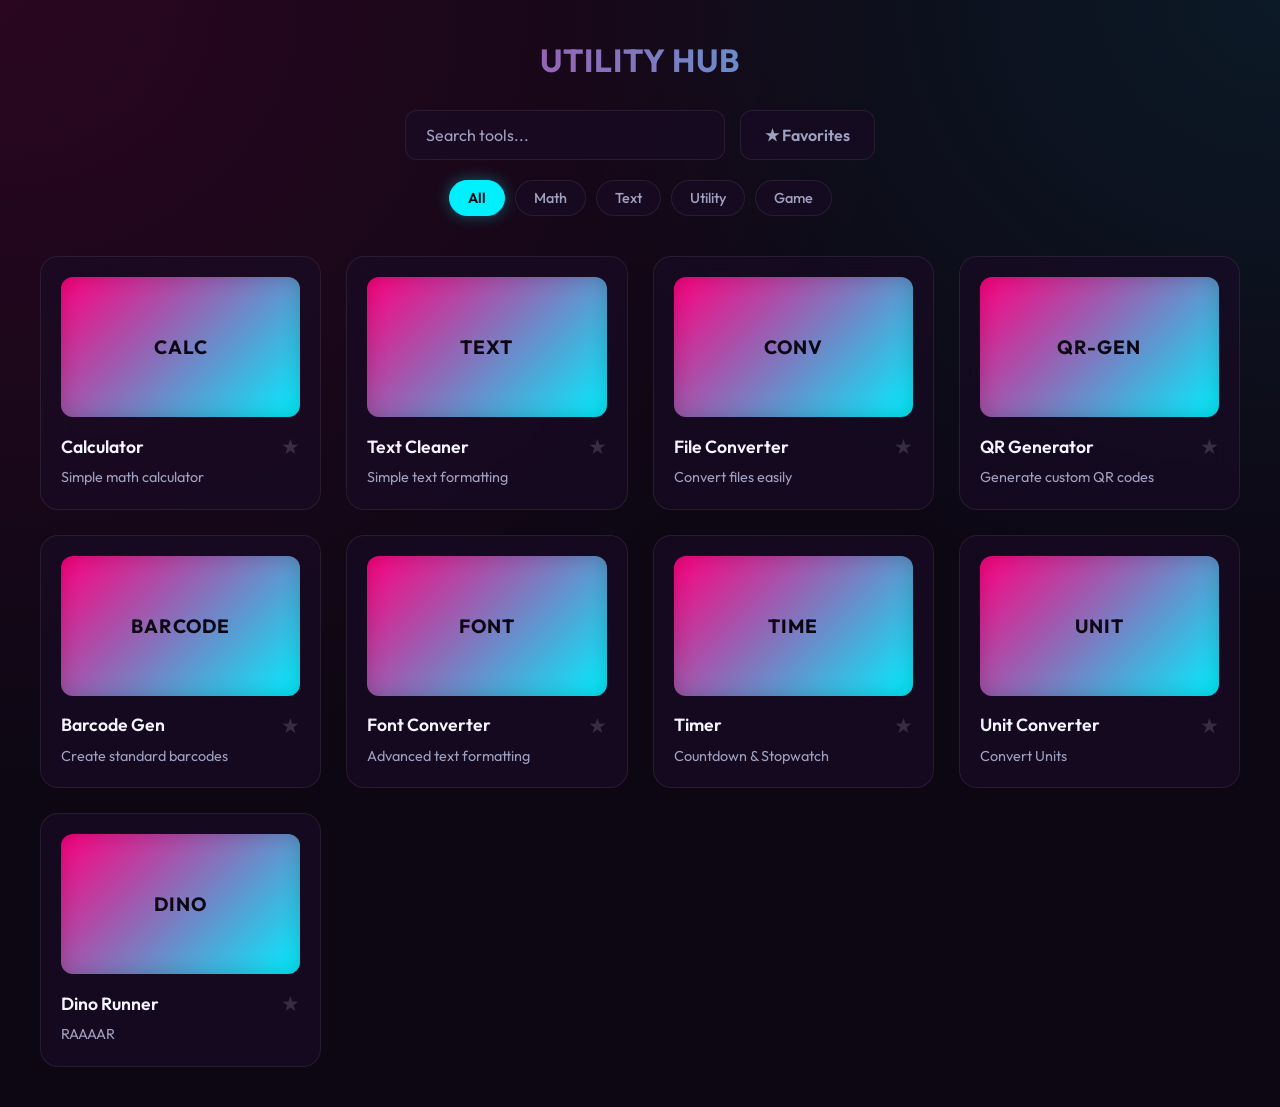
<file: index.html>
<!DOCTYPE html>
<html lang="en">
<head>
<meta charset="UTF-8">
<meta name="viewport" content="width=device-width, initial-scale=1.0">
<title>Utility Tools - Dashboard</title>
<link href="https://fonts.googleapis.com/css2?family=Outfit:wght@300;400;500;600;700&display=swap" rel="stylesheet">
<style>
:root {
  --background: #0d0714;
  --surface: rgba(26, 12, 38, 0.65);
  --primary: #ff007f;
  --secondary: #00f0ff;
  --text: #f4f4ff;
  --text-secondary: #a0a0c0;
  --border: rgba(255, 255, 255, 0.08);
  --glass-blur: blur(16px);
}

/* Global Custom Dark Scrollbar */
::-webkit-scrollbar {
  width: 8px;
  height: 8px;
}
::-webkit-scrollbar-track {
  background: transparent;
}
::-webkit-scrollbar-thumb {
  background: rgba(255, 255, 255, 0.1);
  border-radius: 10px;
}
::-webkit-scrollbar-thumb:hover {
  background: var(--secondary);
}

* {
  margin: 0;
  padding: 0;
  box-sizing: border-box;
  font-family: 'Outfit', 'Segoe UI', sans-serif;
}

/* Force dark mode behavior for native browser elements */
html {
  color-scheme: dark;
}

body {
  background: 
    radial-gradient(at 0% 0%, rgba(255, 0, 127, 0.12), transparent 50%),
    radial-gradient(at 100% 0%, rgba(0, 240, 255, 0.08), transparent 40%),
    var(--background);
  color: var(--text);
  min-height: 100vh;
  padding: 40px 20px;
  overflow-x: hidden;
}

/* Scroll-Lock class for active Popups */
body.modal-open {
  overflow: hidden;
}

h1 {
  text-align: center;
  margin-bottom: 30px;
  color: var(--text);
  font-weight: 700;
  letter-spacing: 1px;
  text-transform: uppercase;
  background: linear-gradient(to right, var(--primary), var(--secondary));
  -webkit-background-clip: text;
  -webkit-text-fill-color: transparent;
}

.search-container {
  display: flex;
  justify-content: center;
  align-items: center;
  gap: 15px;
  margin-bottom: 20px;
}

.search-input {
  width: 100%;
  max-width: 320px;
  padding: 14px 20px;
  border-radius: 12px;
  border: 1px solid var(--border);
  background: var(--surface);
  color: var(--text);
  outline: none;
  backdrop-filter: var(--glass-blur);
  -webkit-backdrop-filter: var(--glass-blur);
  transition: all 0.3s ease;
  font-size: 1rem;
}

.search-input::placeholder {
  color: var(--text-secondary);
}

.search-input:focus {
  border-color: var(--secondary);
  box-shadow: 0 0 15px rgba(0, 240, 255, 0.25);
}

.filter-btn {
  padding: 14px 24px;
  border-radius: 12px;
  border: 1px solid var(--border);
  background: var(--surface);
  color: var(--text-secondary);
  cursor: pointer;
  outline: none;
  backdrop-filter: var(--glass-blur);
  -webkit-backdrop-filter: var(--glass-blur);
  transition: all 0.3s cubic-bezier(0.4, 0, 0.2, 1);
  font-weight: 600;
  font-size: 1rem;
  white-space: nowrap;
}

.filter-btn:hover {
  border-color: var(--primary);
  color: var(--primary);
  box-shadow: 0 0 15px rgba(255, 0, 127, 0.15);
}

.filter-btn.active {
  background: var(--primary);
  color: white;
  border-color: var(--primary);
  box-shadow: 0 0 20px rgba(255, 0, 127, 0.4);
}

.tags-container {
  display: flex;
  justify-content: center;
  gap: 10px;
  margin-bottom: 40px;
  flex-wrap: wrap;
}

.tag-btn {
  padding: 8px 18px;
  border-radius: 20px;
  border: 1px solid var(--border);
  background: var(--surface);
  color: var(--text-secondary);
  cursor: pointer;
  font-size: 0.9rem;
  font-weight: 500;
  backdrop-filter: var(--glass-blur);
  -webkit-backdrop-filter: var(--glass-blur);
  transition: all 0.2s ease;
}

.tag-btn:hover {
  border-color: var(--secondary);
  color: var(--text);
}

.tag-btn.active {
  background: var(--secondary);
  color: #0d0714;
  border-color: var(--secondary);
  font-weight: 600;
  box-shadow: 0 0 15px rgba(0, 240, 255, 0.35);
}

.grid {
  display: grid;
  grid-template-columns: repeat(auto-fill, minmax(280px, 1fr));
  gap: 25px;
  max-width: 1200px;
  margin: 0 auto;
}

.card {
  background: var(--surface);
  border-radius: 18px;
  padding: 20px;
  backdrop-filter: var(--glass-blur);
  -webkit-backdrop-filter: var(--glass-blur);
  border: 1px solid var(--border);
  cursor: pointer;
  transition: all 0.3s cubic-bezier(0.4, 0, 0.2, 1);
  display: flex;
  flex-direction: column;
  position: relative;
  overflow: hidden;
}

.card:hover {
  transform: translateY(-5px);
  border-color: rgba(255, 0, 127, 0.4);
  box-shadow: 0 10px 30px rgba(255, 0, 127, 0.15);
}

/* Subtle light sweep effect on hover */
.card::after {
  content: '';
  position: absolute;
  top: 0;
  left: -100%;
  width: 50%;
  height: 100%;
  background: linear-gradient(to right, transparent, rgba(255,255,255,0.05), transparent);
  transform: skewX(-20deg);
  transition: all 0.5s ease;
}

.card:hover::after {
  left: 200%;
}

.card-image {
  height: 140px;
  border-radius: 12px;
  margin-bottom: 16px;
  background: linear-gradient(135deg, var(--primary), var(--secondary));
  display: flex;
  align-items: center;
  justify-content: center;
  font-weight: 700;
  color: #0d0714;
  font-size: 1.2rem;
  letter-spacing: 1px;
  box-shadow: inset 0 0 20px rgba(0,0,0,0.2);
}

.card-header {
  display: flex;
  justify-content: space-between;
  align-items: center;
  margin-bottom: 8px;
}

.card-title {
  font-size: 1.1rem;
  font-weight: 600;
  color: var(--text);
}

.fav-btn {
  font-size: 1.3rem;
  color: rgba(255, 255, 255, 0.15);
  background: none;
  border: none;
  cursor: pointer;
  transition: all 0.2s ease;
  z-index: 2; /* Keep above light sweep */
}

.fav-btn:hover {
  transform: scale(1.2);
  color: var(--secondary);
}

.fav-btn.active {
  color: #ffd700;
  filter: drop-shadow(0 0 8px rgba(255, 215, 0, 0.5));
}

.card-desc {
  font-size: 0.9rem;
  color: var(--text-secondary);
  line-height: 1.5;
}

/* Popup / Modal */
.popup {
  position: fixed;
  top: 0;
  left: 0;
  width: 100%;
  height: 100%;
  display: none;
  background: rgba(5, 5, 10, 0.92);
  backdrop-filter: blur(20px);
  -webkit-backdrop-filter: blur(20px);
  justify-content: center;
  align-items: center;
  z-index: 1000;
}

.popup-controls {
  position: absolute;
  top: 20px;
  right: 30px;
  display: flex;
  align-items: center;
  gap: 20px;
  z-index: 1010;
}

.control-btn {
  font-size: 22px;
  color: var(--text-secondary);
  cursor: pointer;
  background: none;
  border: none;
  outline: none;
  transition: all 0.2s ease;
  display: flex;
  align-items: center;
  justify-content: center;
}

.control-btn:hover {
  color: var(--secondary);
  transform: scale(1.1);
  text-shadow: 0 0 10px rgba(0, 240, 255, 0.5);
}

.close-btn {
  font-size: 36px;
  line-height: 1;
}

.close-btn:hover {
  color: var(--primary);
  text-shadow: 0 0 10px rgba(255, 0, 127, 0.5);
}

.popup iframe {
  width: 90%;
  height: 85%;
  max-width: 1400px;
  border: 1px solid var(--border);
  border-radius: 24px;
  background: var(--background);
  transition: all 0.3s ease;
  opacity: 0;
  box-shadow: 0 20px 50px rgba(0,0,0,0.5);
}

.popup.fullscreen-mode iframe {
  width: 100% !important;
  height: 100% !important;
  max-width: 100% !important;
  border-radius: 0px !important;
  border: none;
}

.spinner {
  position: absolute;
  width: 50px;
  height: 50px;
  border: 3px solid rgba(255, 0, 127, 0.1);
  border-top-color: var(--primary);
  border-bottom-color: var(--secondary);
  border-radius: 50%;
  animation: spin 0.8s linear infinite;
  z-index: 1005;
  transition: opacity 0.3s, visibility 0.3s;
}

@keyframes spin {
  0% { transform: rotate(0deg); }
  100% { transform: rotate(360deg); }
}

.no-results {
  text-align: center;
  grid-column: 1 / -1;
  padding: 60px 0;
  color: var(--text-secondary);
  font-size: 1.1rem;
  display: none;
}

@media (max-width: 600px) {
  .search-container {
    flex-direction: column;
    align-items: stretch;
  }
  .search-input, .filter-btn {
    width: 100%;
    max-width: 100%;
  }
  .popup iframe {
    width: 100%;
    height: 100%;
    border-radius: 0;
    border: none;
  }
}
</style>
</head>
<body>

<h1>Utility Hub</h1>

<div class="search-container">
  <input id="searchInput" class="search-input" placeholder="Search tools..." autocomplete="off">
  <button id="favFilterBtn" class="filter-btn">★ Favorites</button>
</div>

<div class="tags-container" id="tagsContainer"></div>

<div id="grid" class="grid">
  <div id="noResults" class="no-results">
    No tools found matching your filters.
  </div>
</div>

<div id="popup" class="popup">
  <div class="popup-controls">
    <button id="newTabBtn" class="control-btn" title="Open in new Tab">↗</button>
    <button id="fullscreenBtn" class="control-btn" title="Toggle Fullscreen">🗖</button>
    <button id="closeBtn" class="control-btn close-btn" title="Close">&times;</button>
  </div>
  <div id="popupSpinner" class="spinner"></div>
  <iframe id="toolFrame" src=""></iframe>
</div>

<script>
// ====================== DATA & STATE ======================
let toolsData = [];
let favorites = JSON.parse(localStorage.getItem('utilityHubFavs')) || [];
let showFavoritesOnly = false;
let activeCategory = 'all';
let currentToolUrl = '';

// ====================== LOAD TOOLS ======================
async function loadTools() {
  try {
    const response = await fetch('tools.json');
    if (!response.ok) throw new Error('JSON not found');
    toolsData = await response.json();
    renderTags();
    renderCards();
  } catch (err) {
    console.error("Error loading tools.json:", err);
    document.getElementById('grid').innerHTML = `
      <p style="color:var(--primary); text-align:center; grid-column: 1/-1; padding: 40px; background: rgba(255,0,127,0.1); border-radius: 12px; border: 1px solid rgba(255,0,127,0.2);">
        <strong>Error: Could not load tools.json</strong><br><br>
        Please ensure the server file structure matches setup requirements and you are running a local web server (e.g., Live Server).
      </p>`;
  }
}

// ====================== RENDER ======================
function renderTags() {
  const container = document.getElementById('tagsContainer');
  container.innerHTML = '';

  const allBtn = document.createElement('button');
  allBtn.className = 'tag-btn active';
  allBtn.textContent = 'All';
  allBtn.addEventListener('click', () => setCategory('all', allBtn));
  container.appendChild(allBtn);

  const categories = [...new Set(toolsData.map(t => t.category))];
  categories.forEach(cat => {
    const btn = document.createElement('button');
    btn.className = 'tag-btn';
    btn.textContent = cat.charAt(0).toUpperCase() + cat.slice(1);
    btn.addEventListener('click', () => setCategory(cat, btn));
    container.appendChild(btn);
  });
}

function renderCards(filteredTools = toolsData) {
  const grid = document.getElementById('grid');
  
  // Keep the no-results element safe
  const noResultsEl = document.getElementById('noResults');
  grid.innerHTML = '';
  grid.appendChild(noResultsEl);

  if (filteredTools.length === 0) {
    noResultsEl.style.display = 'block';
    return;
  } else {
    noResultsEl.style.display = 'none';
  }

  filteredTools.forEach(tool => {
    const card = document.createElement('div');
    card.className = 'card';
    card.setAttribute('data-id', tool.id);

    // Dynamic Safe Content Construction
    card.innerHTML = `
      <div class="card-image"></div>
      <div class="card-header">
        <div class="card-title"></div>
        <button class="fav-btn" title="Add to Favorites">★</button>
      </div>
      <div class="card-desc"></div>
    `;

    // Secure Text Injections
    card.querySelector('.card-image').textContent = tool.imageText || '';
    card.querySelector('.card-title').textContent = tool.title || '';
    card.querySelector('.card-desc').textContent = tool.desc || '';

    // Click handler to open iframe frame container
    card.addEventListener('click', (e) => {
      if (!e.target.classList.contains('fav-btn')) {
        openTool(tool.url);
      }
    });

    // Favorite Button Engine setup
    const favBtn = card.querySelector('.fav-btn');
    if (favorites.includes(tool.id)) {
      favBtn.classList.add('active');
    }
    favBtn.addEventListener('click', (e) => {
      e.stopPropagation();
      toggleFav(tool.id, favBtn);
    });

    grid.appendChild(card);
  });
}

// ====================== FILTERS & SYSTEM LOGIC ======================
function setCategory(category, btnElement) {
  activeCategory = category;
  document.querySelectorAll('.tag-btn').forEach(btn => btn.classList.remove('active'));
  btnElement.classList.add('active');
  filterCards();
}

function toggleFav(id, btnElement) {
  if (favorites.includes(id)) {
    favorites = favorites.filter(favId => favId !== id);
    btnElement.classList.remove('active');
  } else {
    favorites.push(id);
    btnElement.classList.add('active');
  }
  localStorage.setItem('utilityHubFavs', JSON.stringify(favorites));
  
  // Re-run filter rules if the dashboard view relies strictly on Favorite filter toggle state
  if (showFavoritesOnly) {
    filterCards();
  }
}

function toggleFavFilter() {
  showFavoritesOnly = !showFavoritesOnly;
  document.getElementById('favFilterBtn').classList.toggle('active', showFavoritesOnly);
  filterCards();
}

function filterCards() {
  const searchTerm = document.getElementById('searchInput').value.toLowerCase();

  const filtered = toolsData.filter(tool => {
    const matchesSearch = (tool.name && tool.name.toLowerCase().includes(searchTerm)) ||
                          (tool.title && tool.title.toLowerCase().includes(searchTerm));
    const matchesFav = !showFavoritesOnly || favorites.includes(tool.id);
    const matchesCat = activeCategory === 'all' || activeCategory === tool.category;
    return matchesSearch && matchesFav && matchesCat;
  });

  renderCards(filtered);
}

// ====================== WINDOW CONTROL POPUPS ======================
function openTool(url) {
  currentToolUrl = url;
  const popup = document.getElementById('popup');
  const iframe = document.getElementById('toolFrame');
  const spinner = document.getElementById('popupSpinner');

  spinner.style.opacity = '1';
  spinner.style.visibility = 'visible';
  iframe.style.opacity = '0';

  // Prevent background scrolling on mobile & desktop
  document.body.classList.add('modal-open');

  iframe.src = url;
  popup.style.display = 'flex';
}

function onIframeLoaded() {
  const iframe = document.getElementById('toolFrame');
  const spinner = document.getElementById('popupSpinner');
  
  if (iframe.src && currentToolUrl !== '') {
    spinner.style.opacity = '0';
    spinner.style.visibility = 'hidden';
    iframe.style.opacity = '1';
  }
}

function openInNewTab() {
  if (currentToolUrl) {
    window.open(currentToolUrl, '_blank');
    closeTool();
  }
}

function closeTool() {
  const popup = document.getElementById('popup');
  const iframe = document.getElementById('toolFrame');

  if (document.fullscreenElement) {
    document.exitFullscreen().catch(() => {});
  }
  
  popup.classList.remove('fullscreen-mode');
  document.getElementById('fullscreenBtn').innerText = '🗖';
  
  // Re-enable background scrolling
  document.body.classList.remove('modal-open');

  popup.style.display = 'none';
  iframe.src = '';
  currentToolUrl = '';
}

function toggleFullscreen() {
  const popup = document.getElementById('popup');
  const btn = document.getElementById('fullscreenBtn');

  if (!document.fullscreenElement) {
    popup.requestFullscreen().then(() => {
      btn.innerText = '🗗';
      popup.classList.add('fullscreen-mode');
    }).catch(() => {
      // Fallback for browsers that block requestFullscreen
      popup.classList.toggle('fullscreen-mode');
      btn.innerText = popup.classList.contains('fullscreen-mode') ? '🗗' : '🗖';
    });
  } else {
    document.exitFullscreen();
  }
}

// ====================== ATTACH LIFECYCLE CONTROLS ======================
document.getElementById('searchInput').addEventListener('input', filterCards);
document.getElementById('favFilterBtn').addEventListener('click', toggleFavFilter);
document.getElementById('toolFrame').addEventListener('load', onIframeLoaded);

document.getElementById('newTabBtn').addEventListener('click', openInNewTab);
document.getElementById('fullscreenBtn').addEventListener('click', toggleFullscreen);
document.getElementById('closeBtn').addEventListener('click', closeTool);

// Close popup on background click
document.getElementById('popup').addEventListener('click', function(e) {
  if (e.target === this) closeTool();
});

// Handle Esc key to close popup
document.addEventListener('keydown', (e) => {
  if (e.key === 'Escape' && document.getElementById('popup').style.display === 'flex') {
    closeTool();
  }
});

document.addEventListener('fullscreenchange', () => {
  const popup = document.getElementById('popup');
  const btn = document.getElementById('fullscreenBtn');
  if (!document.fullscreenElement) {
    popup.classList.remove('fullscreen-mode');
    btn.innerText = '🗖';
  }
});

// INITIALIZE CORE APPLICATION LOADING
loadTools();
</script>
</body>
</html>
</file>
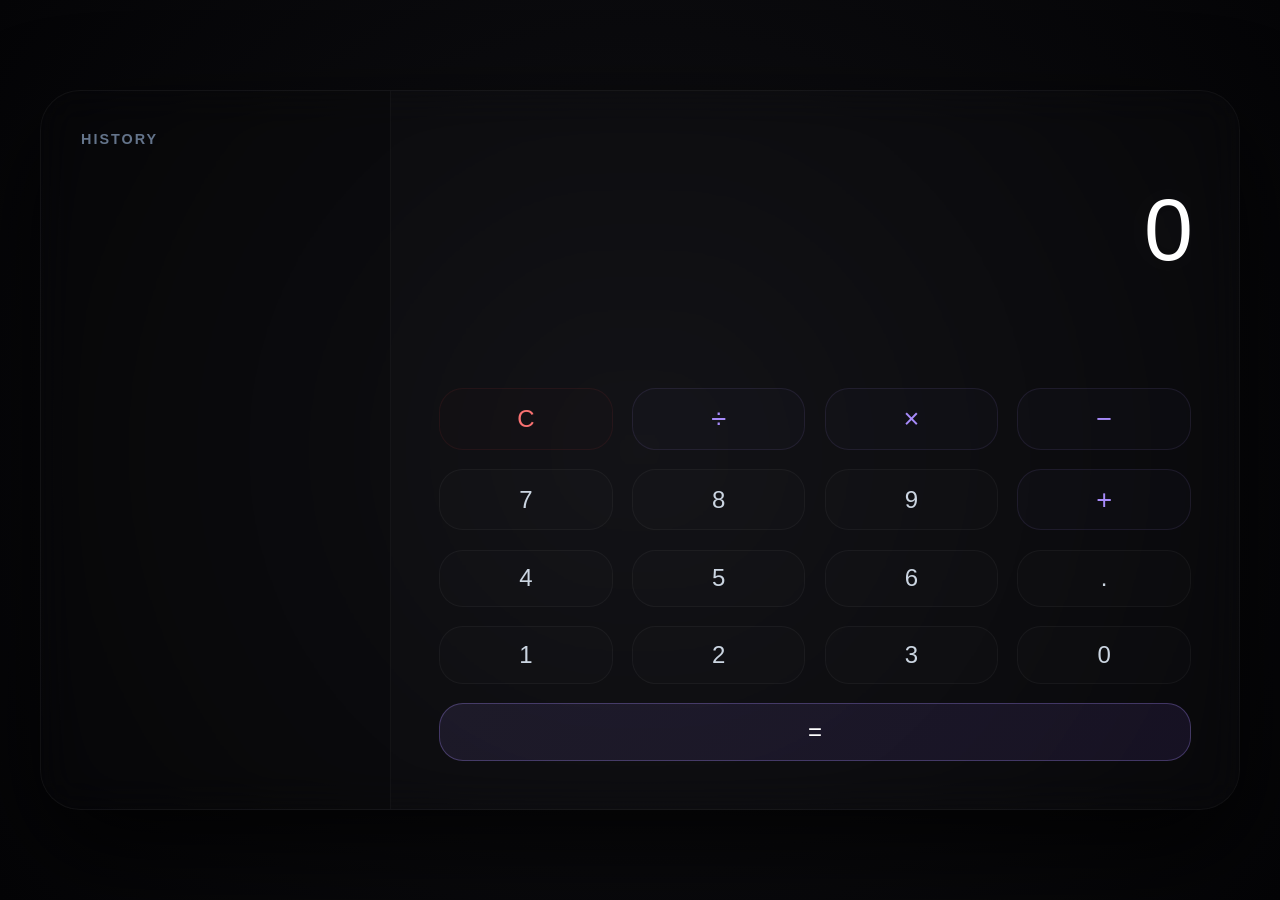
<file: tools/calculator/index.html>
<!DOCTYPE html>
<html lang="de">
<head>
    <meta charset="UTF-8">
    <meta name="viewport" content="width=device-width, initial-scale=1.0">
    <title>Immersive Dark Desktop Calculator</title>
    <style>
        :root {
            --bg-gradient: radial-gradient(circle at center, #111115 0%, #040406 100%);
            --panel-bg: rgba(255, 255, 255, 0.01);
            --border-color: rgba(255, 255, 255, 0.04);
            --text-primary: #f8fafc;
            --text-secondary: #64748b;
            --accent-glow: rgba(167, 139, 250, 0.15);
            --accent-color: #a78bfa;
        }

        * {
            box-sizing: border-box;
            margin: 0;
            padding: 0;
        }

        body {
            background: var(--bg-gradient);
            color: var(--text-primary);
            font-family: -apple-system, BlinkMacSystemFont, "Segoe UI", Roboto, sans-serif;
            min-height: 100vh;
            display: flex;
            justify-content: center;
            align-items: center;
            overflow: hidden;
            padding: 40px;
        }

        /* The dashboard fills the screen while maintaining comfortable proportions (max. 1400px) */
        .workspace {
            display: grid;
            grid-template-columns: 350px 1fr;
            width: 100%;
            max-width: 1300px;
            height: 80vh;
            background: var(--panel-bg);
            border: 1px solid var(--border-color);
            border-radius: 40px;
            box-shadow: 0 40px 100px rgba(0, 0, 0, 0.8);
            overflow: hidden;
            backdrop-filter: blur(20px);
        }

        /* LEFT SIDE: Calculation history */
        .history-panel {
            border-right: 1px solid var(--border-color);
            padding: 2.5rem;
            display: flex;
            flex-direction: column;
            background: rgba(0, 0, 0, 0.2);
        }

        .history-title {
            font-size: 0.9rem;
            text-transform: uppercase;
            letter-spacing: 2px;
            color: var(--text-secondary);
            margin-bottom: 2rem;
            font-weight: 600;
        }

        .history-log {
            flex: 1;
            overflow-y: auto;
            display: flex;
            flex-direction: column;
            gap: 1.5rem;
            padding-right: 10px;
            scrollbar-width: thin;
            scrollbar-color: rgba(255,255,255,0.05) transparent;
        }

        .history-item {
            text-align: right;
            animation: fadeIn 0.3s ease;
        }

        .history-expr {
            color: var(--text-secondary);
            font-size: 1.1rem;
            margin-bottom: 0.2rem;
        }

        .history-res {
            color: var(--accent-color);
            font-size: 1.4rem;
            font-weight: 300;
        }

        /* RIGHT SIDE: Main calculator */
        .calc-panel {
            display: flex;
            flex-direction: column;
            padding: 3rem;
            justify-content: space-between;
        }

        /* Riesiges, kinoreifes Display */
        .display-section {
            text-align: right;
            margin-bottom: 2rem;
        }

        .formula-preview {
            color: var(--text-secondary);
            font-size: 1.5rem;
            min-height: 2rem;
            font-weight: 300;
            letter-spacing: 1px;
        }

        .main-display {
            font-size: 5.5rem;
            font-weight: 100;
            letter-spacing: -2px;
            color: #ffffff;
            font-variant-numeric: tabular-nums;
            overflow-x: auto;
            white-space: nowrap;
            margin-top: 0.5rem;
            text-shadow: 0 0 40px rgba(255, 255, 255, 0.08);
            scrollbar-width: none;
        }
        .main-display::-webkit-scrollbar { display: none; }

        /* Spacious desktop button grid */
        .buttons-grid {
            display: grid;
            grid-template-columns: repeat(4, 1fr);
            gap: 1.2rem;
            flex: 1;
            max-height: 60%;
        }

        button {
            background: rgba(255, 255, 255, 0.01);
            color: #cbd5e1;
            border: 1px solid var(--border-color);
            border-radius: 24px;
            font-size: 1.5rem;
            font-weight: 300;
            cursor: pointer;
            transition: all 0.2s cubic-bezier(0.4, 0, 0.2, 1);
            display: flex;
            justify-content: center;
            align-items: center;
        }

        button:hover {
            background: rgba(255, 255, 255, 0.04);
            border-color: rgba(255, 255, 255, 0.15);
            color: #ffffff;
            transform: translateY(-2px);
            box-shadow: 0 10px 20px rgba(0,0,0,0.4);
        }

        button:active {
            transform: translateY(1px);
        }

        /* Operatoren (+, -, *, /) */
        button.operator {
            background: rgba(167, 139, 250, 0.02);
            border-color: rgba(167, 139, 250, 0.1);
            color: var(--accent-color);
            font-size: 1.7rem;
        }

        button.operator:hover {
            background: rgba(167, 139, 250, 0.08);
            border-color: rgba(167, 139, 250, 0.3);
            box-shadow: 0 0 30px var(--accent-glow);
        }

        /* Clear Button (C) */
        button.clear {
            color: #f87171;
            background: rgba(239, 68, 68, 0.01);
            border-color: rgba(239, 68, 68, 0.08);
        }
        button.clear:hover {
            background: rgba(239, 68, 68, 0.06);
            border-color: rgba(239, 68, 68, 0.2);
            box-shadow: 0 0 30px rgba(239, 68, 68, 0.1);
        }

        /* Ist-Gleich Button (=) */
        button.equals {
            grid-column: span 2;
            background: linear-gradient(135deg, rgba(167, 139, 250, 0.1) 0%, rgba(139, 92, 246, 0.1) 100%);
            border-color: rgba(167, 139, 250, 0.3);
            color: #ffffff;
            font-weight: 500;
        }
        button.equals:hover {
            background: linear-gradient(135deg, rgba(167, 139, 250, 0.2) 0%, rgba(139, 92, 246, 0.2) 100%);
            border-color: rgba(167, 139, 250, 0.5);
            box-shadow: 0 0 40px rgba(167, 139, 250, 0.2);
        }

        @keyframes fadeIn {
            from { opacity: 0; transform: translateY(-10px); }
            to { opacity: 1; transform: translateY(0); }
        }

        /* Custom scrollbar for the history panel */
        .history-log::-webkit-scrollbar { width: 4px; }
        .history-log::-webkit-scrollbar-thumb { background: rgba(255,255,255,0.1); border-radius: 2px; }
    </style>
</head>
<body>

    <div class="workspace">
        <div class="history-panel">
            <div class="history-title">History</div>
            <div class="history-log" id="historyLog">
                </div>
        </div>

        <div class="calc-panel">
            <div class="display-section">
                <div class="formula-preview" id="preview"></div>
                <div class="main-display" id="display">0</div>
            </div>
            
            <div class="buttons-grid">
                <button class="clear" onclick="clearDisplay()">C</button>
                <button class="operator" onclick="appendOperator('/')">÷</button>
                <button class="operator" onclick="appendOperator('*')">×</button>
                <button class="operator" onclick="appendOperator('-')">−</button>
                
                <button onclick="appendNumber('7')">7</button>
                <button onclick="appendNumber('8')">8</button>
                <button onclick="appendNumber('9')">9</button>
                <button class="operator" onclick="appendOperator('+')">+</button>
                
                <button onclick="appendNumber('4')">4</button>
                <button onclick="appendNumber('5')">5</button>
                <button onclick="appendNumber('6')">6</button>
                <button onclick="appendNumber('.')">.</button>
                
                <button onclick="appendNumber('1')">1</button>
                <button onclick="appendNumber('2')">2</button>
                <button onclick="appendNumber('3')">3</button>
                <button onclick="appendNumber('0')">0</button>
                
                <button class="equals" style="grid-column: span 4;" onclick="calculate()">=</button>
            </div>
        </div>
    </div>

    <script>
        const display = document.getElementById('display');
        const preview = document.getElementById('preview');
        const historyLog = document.getElementById('historyLog');
        
        let currentInput = '0';
        let isResultDisplayed = false;

        function appendNumber(num) {
            if (currentInput === '0' && num !== '.' || isResultDisplayed) {
                currentInput = num;
                isResultDisplayed = false;
            } else {
                if (num === '.' && currentInput.split(/[\+\-\*\/]/).pop().includes('.')) return;
                currentInput += num;
            }
            updateDisplay();
        }

        function appendOperator(op) {
            if (isResultDisplayed) isResultDisplayed = false;
            
            const lastChar = currentInput.slice(-1);
            if (['+', '-', '*', '/'].includes(lastChar)) {
                currentInput = currentInput.slice(0, -1) + op;
            } else {
                currentInput += op;
            }
            updateDisplay();
        }

        function clearDisplay() {
            currentInput = '0';
            preview.textContent = '';
            updateDisplay();
        }

        // Evaluate arithmetic without executing dynamically generated JavaScript.
        function evaluateExpression(expression) {
            const tokens = expression.match(/\d+(?:\.\d*)?|\.\d+|[()+\-*/]/g) || [];
            if (tokens.join('') !== expression.replace(/\s+/g, '') || tokens.length === 0) {
                throw new Error('Invalid expression');
            }

            let index = 0;
            function parsePrimary() {
                const token = tokens[index++];
                if (token === '+') return parsePrimary();
                if (token === '-') return -parsePrimary();
                if (token === '(') {
                    const value = parseExpression();
                    if (tokens[index++] !== ')') throw new Error('Missing closing parenthesis');
                    return value;
                }
                if (token === undefined || !/^\d+(?:\.\d*)?$|^\.\d+$/.test(token)) {
                    throw new Error('Expected a number');
                }
                return Number(token);
            }
            function parseTerm() {
                let value = parsePrimary();
                while (tokens[index] === '*' || tokens[index] === '/') {
                    const operator = tokens[index++];
                    const right = parsePrimary();
                    if (operator === '/' && right === 0) throw new Error('Division by zero');
                    value = operator === '*' ? value * right : value / right;
                }
                return value;
            }
            function parseExpression() {
                let value = parseTerm();
                while (tokens[index] === '+' || tokens[index] === '-') {
                    const operator = tokens[index++];
                    const right = parseTerm();
                    value = operator === '+' ? value + right : value - right;
                }
                return value;
            }

            const result = parseExpression();
            if (index !== tokens.length || !Number.isFinite(result)) throw new Error('Invalid result');
            return result;
        }

        function calculate() {
            try {
                const rawExpression = currentInput;
                let result = evaluateExpression(rawExpression);
                if (!Number.isInteger(result)) result = Number(result.toFixed(8));

                const formattedExpr = rawExpression
                    .replace(/\*/g, ' × ')
                    .replace(/\//g, ' ÷ ')
                    .replace(/\+/g, ' + ')
                    .replace(/\-/g, ' − ');

                addHistoryItem(formattedExpr, result);
                preview.textContent = formattedExpr + ' =';
                currentInput = result.toString();
                isResultDisplayed = true;
            } catch (error) {
                currentInput = 'Error';
                isResultDisplayed = true;
            }
            updateDisplay();
        }

        function updateDisplay() {
            display.textContent = currentInput
                .replace(/\*/g, ' × ')
                .replace(/\//g, ' ÷ ')
                .replace(/\+/g, ' + ')
                .replace(/\-/g, ' − ');
        }

        function addHistoryItem(expr, res) {
            const item = document.createElement('div');
            item.className = 'history-item';
            const expression = document.createElement('div');
            expression.className = 'history-expr';
            expression.textContent = expr;
            const result = document.createElement('div');
            result.className = 'history-res';
            result.textContent = String(res);
            item.append(expression, result);
            historyLog.insertBefore(item, historyLog.firstChild);
        }
    </script>
</body>
</html>
</file>
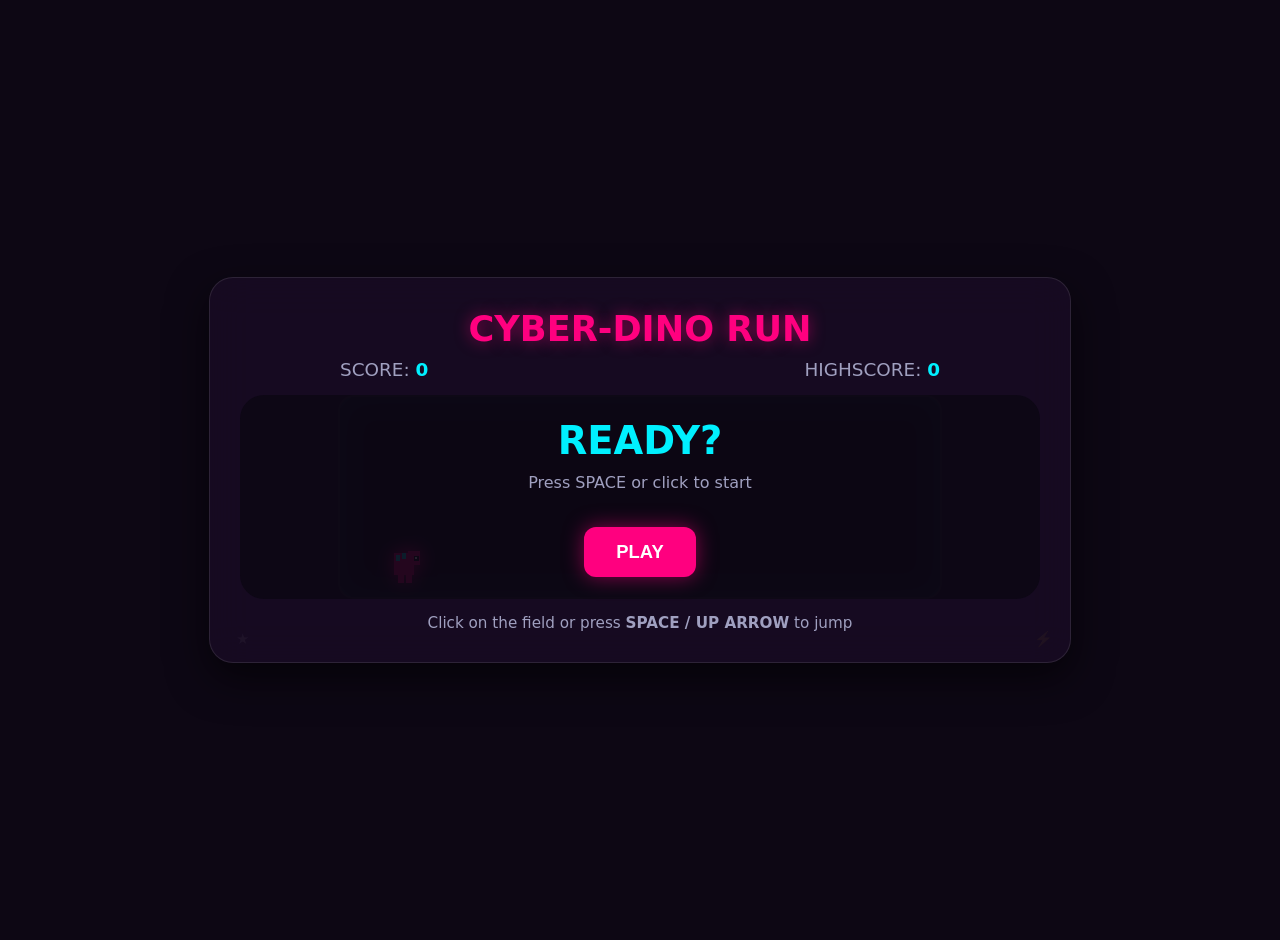
<file: tools/dino/index.html>
<!DOCTYPE html>
<html lang="en">
<head>
    <meta charset="UTF-8">
    <meta name="viewport" content="width=device-width, initial-scale=1.0">
    <title>Cyber-Dino Run</title>
    <style>
        :root {
            --background: #0d0714;
            --surface: rgba(26, 12, 38, .75);
            --primary: #ff007f;
            --secondary: #00f0ff;
            --text: #f4f4ff;
            --text-secondary: #a0a0c0;
            --border: rgba(255, 255, 255, .1);
            --font: 'Outfit', system-ui, sans-serif;
        }
        body {
            margin: 0; padding: 20px;
            background: var(--background);
            color: var(--text);
            font-family: var(--font);
            min-height: 100vh;
            display: flex;
            justify-content: center;
            align-items: center;
            overflow: hidden;
            user-select: none;
        }
        .game-container {
            width: 100%; max-width: 800px;
            background: var(--surface);
            backdrop-filter: blur(20px);
            border: 1px solid var(--border);
            border-radius: 24px;
            padding: 30px;
            box-shadow: 0 15px 40px rgba(0,0,0,0.6);
            text-align: center;
            position: relative;
        }
        h1 {
            color: var(--primary);
            margin: 0 0 10px 0;
            font-size: 2.2rem;
            text-shadow: 0 0 15px rgba(255, 0, 127, 0.5);
        }
        .score-board {
            display: flex;
            justify-content: space-between;
            max-width: 600px;
            margin: 0 auto 15px;
            font-size: 1.15rem;
            color: var(--text-secondary);
        }
        .score-board span { color: var(--secondary); font-weight: bold; }

        #gameCanvas {
            background: #0a050f;
            border: 2px solid var(--border);
            border-radius: 16px;
            display: block;
            margin: 0 auto;
            box-shadow: inset 0 0 30px rgba(0, 240, 255, 0.15);
        }

        .instructions {
            margin-top: 15px;
            color: var(--text-secondary);
            font-size: 0.95rem;
        }

        .overlay {
            position: absolute; top: 0; left: 0; width: 100%; height: 100%;
            background: rgba(13, 7, 20, 0.9);
            border-radius: 24px;
            display: flex; flex-direction: column; justify-content: center; align-items: center;
            z-index: 10;
        }
        .overlay.hidden { display: none; }

        .btn {
            background: var(--primary); color: white; border: none;
            padding: 14px 32px; border-radius: 12px; cursor: pointer;
            font-weight: bold; font-size: 1.15rem; margin-top: 15px;
            box-shadow: 0 0 20px rgba(255, 0, 127, 0.5);
            transition: all 0.3s;
        }
        .btn:hover {
            filter: brightness(1.15);
            transform: scale(1.05);
        }

        .hidden-trigger {
            position: absolute; bottom: 12px;
            width: 22px; height: 22px;
            background: transparent; border: none;
            color: rgba(255,255,255,0.04);
            font-size: 15px; cursor: pointer; z-index: 100;
            transition: color 0.3s;
        }
        .hidden-trigger:hover { color: var(--secondary); }

        #aiBtn { right: 20px; }
        #godBtn { left: 20px; }

        #aiStatus, #godStatus {
            position: absolute; top: 45px; font-size: 0.82rem;
            font-weight: bold; letter-spacing: 1px;
            display: none; animation: pulse 1.8s infinite;
        }
        #aiStatus  { right: 48px; color: #39ff14; }
        #godStatus { left:  48px; color: #ff00ff; }
        @keyframes pulse { 0%,100% { opacity: 0.65; } 50% { opacity: 1; } }
    </style>
</head>
<body>
<div class="game-container">
    <h1>CYBER-DINO RUN</h1>
   
    <div id="aiStatus">🤖 AUTOPILOT ACTIVE</div>
    <div id="godStatus">⚡ GOD MODE ACTIVE</div>

    <div class="score-board">
        <div>SCORE: <span id="score">0</span></div>
        <div>HIGHSCORE: <span id="highscore">0</span></div>
    </div>

    <div style="position: relative;">
        <canvas id="gameCanvas" width="600" height="200"></canvas>
        <div id="overlay" class="overlay">
            <h2 id="overlayTitle" style="color: var(--secondary); font-size: 2.4rem; margin: 0;">READY?</h2>
            <p id="overlayDesc" style="color: var(--text-secondary); margin: 10px 0 20px;">Press SPACE or click to start</p>
            <button id="startBtn" class="btn">PLAY</button>
        </div>
    </div>

    <div class="instructions">
        Click on the field or press <strong>SPACE / UP ARROW</strong> to jump
    </div>

    <button class="hidden-trigger" id="godBtn" title="Toggle God Mode">★</button>
    <button class="hidden-trigger" id="aiBtn" title="Toggle Autopilot">⚡</button>
</div>

<script>
    const canvas = document.getElementById('gameCanvas');
    const ctx = canvas.getContext('2d');
    const overlay = document.getElementById('overlay');
    const startBtn = document.getElementById('startBtn');
    const aiBtn = document.getElementById('aiBtn');
    const godBtn = document.getElementById('godBtn');
    const aiStatus = document.getElementById('aiStatus');
    const godStatus = document.getElementById('godStatus');
   
    const scoreEl = document.getElementById('score');
    const highscoreEl = document.getElementById('highscore');

    let isPlaying = false;
    let autopilot = false;
    let immortal = false;
    let score = 0;
    let highscore = localStorage.getItem('cyberDinoHighscore') || 0;
    highscoreEl.textContent = highscore;

    let animationId, gameSpeed = 5.5, frameCount = 0;

    const dino = {
        x: 50, y: 150, width: 28, height: 38,
        velocityY: 0,
        gravity: 0.92,
        jumpStrength: -12.5,
        isJumping: false,

        draw() {
            ctx.shadowBlur = 18;
            ctx.shadowColor = '#ff007f';
            ctx.fillStyle = '#ff007f';

            // Body
            ctx.fillRect(this.x + 4, this.y + 6, 20, 22);
            // Head
            ctx.fillRect(this.x + 18, this.y + 4, 12, 14);
            // Leg
            ctx.fillRect(this.x + 8, this.y + 26, 6, 10);
            ctx.fillRect(this.x + 16, this.y + 26, 6, 10);

            // Spikes
            ctx.fillStyle = '#00f0ff';
            ctx.fillRect(this.x + 6, this.y + 8, 4, 6);
            ctx.fillRect(this.x + 12, this.y + 6, 4, 6);

            // Eye
            ctx.fillStyle = '#0d0714';
            ctx.fillRect(this.x + 24, this.y + 9, 5, 5);
            ctx.fillStyle = '#fff';
            ctx.fillRect(this.x + 25, this.y + 10, 2, 2);

            ctx.shadowBlur = 0;
        },

        jump() {
            if (!this.isJumping) {
                this.velocityY = this.jumpStrength;
                this.isJumping = true;
            }
        },

        update() {
            this.y += this.velocityY;
            this.velocityY += this.gravity;
            if (this.y >= 148) {
                this.y = 148;
                this.velocityY = 0;
                this.isJumping = false;
            }
        }
    };

    class Obstacle {
        constructor() {
            this.type = Math.random();
            this.x = canvas.width + 20;
            this.color = '#00f0ff';

            if (this.type < 0.4) { // Single cactus
                this.width = 18; this.height = 32;
                this.y = 168 - this.height;
                this.isDouble = false;
            } else if (this.type < 0.65) { // Double cactus
                this.width = 42; this.height = 32;
                this.y = 168 - this.height;
                this.isDouble = true;
            } else { // Flying enemy
                this.width = 28; this.height = 16;
                this.y = Math.random() > 0.5 ? 95 : 125;
                this.color = '#ffff00';
                this.wave = 0;
                this.isFlying = true;
            }
        }

        update() {
            this.x -= gameSpeed;
            if (this.isFlying) this.wave += 0.12;
        }

        draw() {
            ctx.shadowBlur = 12;
            ctx.shadowColor = this.color;
            ctx.fillStyle = this.color;

            if (this.isFlying) {
                // Pterodactyl style
                const flyY = this.y + Math.sin(this.wave) * 4;
                ctx.beginPath();
                ctx.moveTo(this.x, flyY + 8);
                ctx.lineTo(this.x + 8, flyY);
                ctx.lineTo(this.x + 20, flyY + 4);
                ctx.lineTo(this.x + this.width, flyY + 10);
                ctx.lineTo(this.x + 18, flyY + 16);
                ctx.lineTo(this.x + 6, flyY + 13);
                ctx.closePath();
                ctx.fill();
            } else {
                // Cactus style
                ctx.fillRect(this.x, this.y, this.width, this.height);
                ctx.fillRect(this.x + 5, this.y - 8, 8, 12); // arm
                if (this.isDouble) {
                    ctx.fillRect(this.x + 22, this.y, 16, this.height);
                    ctx.fillRect(this.x + 26, this.y - 8, 8, 12);
                }
            }
            ctx.shadowBlur = 0;
        }
    }

    let obstacles = [];

    function startGame() {
        isPlaying = true;
        score = 0;
        gameSpeed = 5.8;
        obstacles = [];
        dino.y = 148; dino.velocityY = 0; dino.isJumping = false;
        overlay.classList.add('hidden');
        scoreEl.textContent = score;
        cancelAnimationFrame(animationId);
        gameLoop();
    }

    function gameOver() {
        if (immortal) return;
        isPlaying = false;
        cancelAnimationFrame(animationId);

        if (score > highscore) {
            highscore = score;
            localStorage.setItem('cyberDinoHighscore', highscore);
            highscoreEl.textContent = highscore;
        }
        overlayTitle.textContent = "GAME OVER";
        overlayDesc.textContent = `Final Score: ${score}`;
        startBtn.textContent = "RESTART";
        overlay.classList.remove('hidden');
    }

    function gameLoop() {
        if (!isPlaying) return;
        ctx.clearRect(0, 0, canvas.width, canvas.height);
        frameCount++;

        // Background grid
        ctx.strokeStyle = 'rgba(0, 240, 255, 0.08)';
        ctx.lineWidth = 1;
        for (let x = 0; x < canvas.width; x += 40) {
            ctx.beginPath(); ctx.moveTo(x, 0); ctx.lineTo(x, canvas.height); ctx.stroke();
        }

        // Ground
        ctx.strokeStyle = 'rgba(255,255,255,0.2)';
        ctx.lineWidth = 3;
        ctx.beginPath();
        ctx.moveTo(0, 170);
        ctx.lineTo(canvas.width, 170);
        ctx.stroke();

        dino.update();
        dino.draw();

        // Spawn obstacles
        if (frameCount % Math.max(45, 78 - Math.floor(gameSpeed * 2.2)) === 0) {
            obstacles.push(new Obstacle());
            if (gameSpeed < 15) gameSpeed += 0.13;
        }

        // Autopilot
        if (autopilot) {
            let next = obstacles.find(o => o.x + o.width > dino.x);
            if (next) {
                let dist = next.x - dino.x;
                if (next.isFlying && next.y > 110) {
                    if (dist > 0 && dist < gameSpeed * 15) dino.jump();
                } else if (!next.isFlying) {
                    if (dist > 0 && dist < gameSpeed * 14.5) dino.jump();
                }
            }
        }

        // Update & draw obstacles
        for (let i = obstacles.length - 1; i >= 0; i--) {
            const obs = obstacles[i];
            obs.update();
            obs.draw();

            if (!immortal &&
                dino.x < obs.x + obs.width &&
                dino.x + dino.width > obs.x &&
                dino.y < obs.y + obs.height &&
                dino.y + dino.height > obs.y) {
                gameOver();
                return;
            }

            if (obs.x + obs.width < 0) {
                obstacles.splice(i, 1);
                score++;
                scoreEl.textContent = score;
            }
        }

        animationId = requestAnimationFrame(gameLoop);
    }

    function triggerJump() {
        if (isPlaying && !autopilot) dino.jump();
        else if (!isPlaying) startGame();
    }

    // Controls
    window.addEventListener('keydown', e => {
        if (e.key === ' ' || e.key === 'ArrowUp') {
            e.preventDefault();
            triggerJump();
        }
    });
    canvas.addEventListener('click', triggerJump);
    startBtn.addEventListener('click', e => { e.stopPropagation(); startGame(); });

    // Hidden buttons
    aiBtn.addEventListener('click', e => {
        e.stopPropagation();
        autopilot = !autopilot;
        aiStatus.style.display = autopilot ? 'block' : 'none';
        aiBtn.style.color = autopilot ? '#39ff14' : 'rgba(255,255,255,0.04)';
        if (autopilot && !isPlaying) startGame();
    });

    godBtn.addEventListener('click', e => {
        e.stopPropagation();
        immortal = !immortal;
        godStatus.style.display = immortal ? 'block' : 'none';
        godBtn.style.color = immortal ? '#ff00ff' : 'rgba(255,255,255,0.04)';
    });

    // Initial draw
    dino.draw();
</script>
</body>
</html>
</file>
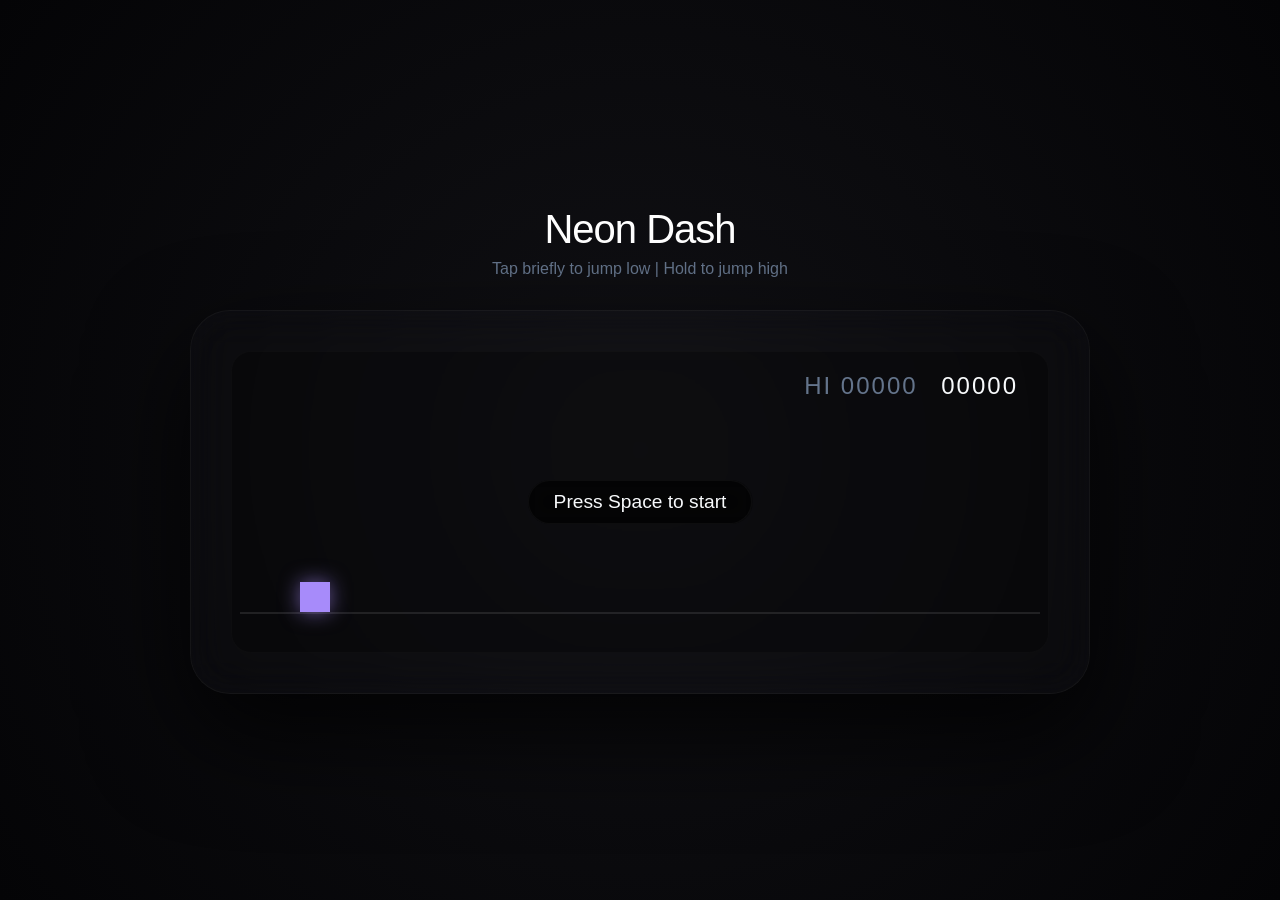
<file: tools/endlessrunner/index.html>
<!DOCTYPE html>
<html lang="de">
<head>
    <meta charset="UTF-8">
    <meta name="viewport" content="width=device-width, initial-scale=1.0">
    <title>Immersive Dark Runner - Relaxed Start</title>
    <style>
        :root {
            --bg-gradient: radial-gradient(circle at center, #111115 0%, #040406 100%);
            --panel-bg: rgba(255, 255, 255, 0.01);
            --border-color: rgba(255, 255, 255, 0.04);
            --text-primary: #f8fafc;
            --text-secondary: #64748b;
            --accent-glow: rgba(167, 139, 250, 0.15);
            --accent-color: #a78bfa;
        }

        * {
            box-sizing: border-box;
            margin: 0;
            padding: 0;
        }

        body {
            background: var(--bg-gradient);
            color: var(--text-primary);
            font-family: -apple-system, BlinkMacSystemFont, "Segoe UI", Roboto, sans-serif;
            min-height: 100vh;
            display: flex;
            flex-direction: column;
            justify-content: center;
            align-items: center;
            overflow: hidden;
            padding: 40px;
        }

        .header-title {
            font-size: 2.5rem;
            font-weight: 200;
            letter-spacing: -1px;
            color: #ffffff;
            margin-bottom: 0.5rem;
            text-align: center;
        }

        .header-subtitle {
            font-size: 1rem;
            color: var(--text-secondary);
            margin-bottom: 2rem;
            font-weight: 300;
            text-align: center;
        }

        .workspace {
            position: relative;
            width: 100%;
            max-width: 900px;
            background: var(--panel-bg);
            border: 1px solid var(--border-color);
            border-radius: 40px;
            box-shadow: 0 40px 100px rgba(0, 0, 0, 0.8), inset 0 0 40px rgba(167, 139, 250, 0.02);
            overflow: hidden;
            backdrop-filter: blur(20px);
            padding: 40px;
        }

        .canvas-container {
            width: 100%;
            display: flex;
            justify-content: center;
            align-items: center;
            border-radius: 20px;
            overflow: hidden;
            background: rgba(0, 0, 0, 0.3);
            border: 1px solid rgba(255, 255, 255, 0.02);
            position: relative;
        }

        canvas {
            display: block;
            width: 100%;
            max-width: 800px;
        }

        .ui-layer {
            position: absolute;
            top: 0;
            left: 0;
            width: 100%;
            height: 100%;
            pointer-events: none;
            display: flex;
            flex-direction: column;
            justify-content: center;
            align-items: center;
        }

        .score-display {
            position: absolute;
            top: 20px;
            right: 30px;
            font-size: 1.5rem;
            font-weight: 200;
            font-variant-numeric: tabular-nums;
            letter-spacing: 2px;
            color: var(--text-primary);
        }

        .high-score {
            color: var(--text-secondary);
            margin-right: 15px;
        }

        .message {
            font-size: 1.2rem;
            color: var(--text-primary);
            background: rgba(0, 0, 0, 0.6);
            padding: 10px 25px;
            border-radius: 50px;
            border: 1px solid var(--border-color);
            backdrop-filter: blur(10px);
            transition: opacity 0.3s ease;
        }

        .hidden {
            opacity: 0;
        }
    </style>
</head>
<body>

    <h1 class="header-title">Neon Dash</h1>
    <p class="header-subtitle">Tap briefly to jump low | Hold to jump high</p>

    <div class="workspace">
        <div class="canvas-container">
            <canvas id="gameCanvas" width="800" height="300"></canvas>
            
            <div class="ui-layer">
                <div class="score-display">
                    <span class="high-score" id="highScoreEl">HI 00000</span>
                    <span id="scoreEl">00000</span>
                </div>
                <div class="message" id="messageEl">Press Space to start</div>
            </div>
        </div>
    </div>

    <script>
        const canvas = document.getElementById('gameCanvas');
        const ctx = canvas.getContext('2d');
        const scoreEl = document.getElementById('scoreEl');
        const highScoreEl = document.getElementById('highScoreEl');
        const messageEl = document.getElementById('messageEl');

        let isPlaying = false;
        let isGameOver = false;
        let score = 0;
        let highScore = localStorage.getItem('neonDashHighScore') || 0;
        
        // DEUTLICH langsamere Startgeschwindigkeit
        let gameSpeed = 3.5; 
        let spawnTimer = 0;
        let animationId;

        highScoreEl.textContent = `HI ${String(Math.floor(highScore)).padStart(5, '0')}`;

        const gravity = 0.55; 
        const groundY = canvas.height - 40; 

        const player = {
            x: 60,
            y: groundY - 30,
            width: 30,
            height: 30,
            dy: 0,
            jumpForce: -11.5,
            isGrounded: true,
            color: '#a78bfa', 
            glow: 'rgba(167, 139, 250, 0.6)'
        };

        let obstacles = [];
        const obstacleColor = '#f87171'; 
        const obstacleGlow = 'rgba(239, 68, 68, 0.5)';
        
        let keys = {};

        window.addEventListener('keydown', (e) => {
            if(e.code === 'Space') e.preventDefault(); 
            keys[e.code] = true;

            if ((e.code === 'Space' || e.code === 'ArrowUp')) {
                if (!isPlaying && !isGameOver) {
                    startGame();
                } else if (isGameOver) {
                    resetGame();
                } else if (player.isGrounded) {
                    player.dy = player.jumpForce;
                    player.isGrounded = false;
                }
            }
        });

        window.addEventListener('keyup', (e) => {
            keys[e.code] = false;
            
            // Preserve variable jump height
            if ((e.code === 'Space' || e.code === 'ArrowUp') && player.dy < -4) {
                player.dy = -4; 
            }
        });

        function startGame() {
            isPlaying = true;
            messageEl.classList.add('hidden');
            gameLoop();
        }

        function resetGame() {
            obstacles = [];
            score = 0;
            gameSpeed = 3.5; // Startgeschwindigkeit bei Reset wieder runtersetzen
            spawnTimer = 0;
            player.y = groundY - player.height;
            player.dy = 0;
            isGameOver = false;
            isPlaying = true;
            messageEl.classList.add('hidden');
            scoreEl.textContent = '00000';
            gameLoop();
        }

        function spawnObstacle() {
            let w = Math.random() * 15 + 15;
            let h = Math.random() * 25 + 20;
            
            obstacles.push({
                x: canvas.width,
                y: groundY - h,
                width: w,
                height: h
            });
        }

        function gameLoop() {
            if (isGameOver) return;
            
            ctx.clearRect(0, 0, canvas.width, canvas.height);

            // --- WELT UPDATES ---
            score += 0.05;
            scoreEl.textContent = String(Math.floor(score)).padStart(5, '0');
            
            // Acceleration is slightly smoother (0.0008 instead of 0.001)
            if (gameSpeed < 10) {
                gameSpeed += 0.0008; 
            }

            // --- SPIELER PHYSIK ---
            if (keys['ArrowDown'] && !player.isGrounded) {
                player.dy += gravity * 2.5; 
            } else {
                player.dy += gravity; 
            }

            player.y += player.dy;

            if (player.y + player.height >= groundY) {
                player.y = groundY - player.height;
                player.dy = 0;
                player.isGrounded = true;
            }

            // --- HINDERNISSE ---
            spawnTimer--;
            if (spawnTimer <= 0) {
                spawnObstacle();
                let minDelay = 70 + (10 - gameSpeed) * 3; 
                let maxDelay = minDelay + 60; 
                spawnTimer = Math.floor(Math.random() * (maxDelay - minDelay) + minDelay);
            }

            for (let i = 0; i < obstacles.length; i++) {
                let obs = obstacles[i];
                obs.x -= gameSpeed;

                ctx.fillStyle = obstacleColor;
                ctx.shadowBlur = 15;
                ctx.shadowColor = obstacleGlow;
                ctx.fillRect(obs.x, obs.y, obs.width, obs.height);

                let hitPadding = 5; 
                if (
                    player.x + hitPadding < obs.x + obs.width &&
                    player.x + player.width - hitPadding > obs.x &&
                    player.y + hitPadding < obs.y + obs.height &&
                    player.y + player.height - hitPadding > obs.y
                ) {
                    isGameOver = true;
                    isPlaying = false;
                    
                    if (score > highScore) {
                        highScore = score;
                        localStorage.setItem('neonDashHighScore', highScore);
                        highScoreEl.textContent = `HI ${String(Math.floor(highScore)).padStart(5, '0')}`;
                    }

                    messageEl.textContent = "Game Over. Press Space to restart.";
                    messageEl.classList.remove('hidden');
                }
            }

            obstacles = obstacles.filter(obs => obs.x + obs.width > 0);

            // --- RENDERN ---
            ctx.shadowBlur = 0;
            ctx.fillStyle = 'rgba(255, 255, 255, 0.1)';
            ctx.fillRect(0, groundY, canvas.width, 2);

            ctx.fillStyle = player.color;
            ctx.shadowBlur = 20;
            ctx.shadowColor = player.glow;
            
            if (keys['ArrowDown'] && player.isGrounded) {
                ctx.fillRect(player.x, groundY - player.height / 2, player.width, player.height / 2);
            } else {
                ctx.fillRect(player.x, player.y, player.width, player.height);
            }

            if (!isGameOver) {
                animationId = requestAnimationFrame(gameLoop);
            }
        }

        ctx.fillStyle = 'rgba(255, 255, 255, 0.1)';
        ctx.fillRect(0, groundY, canvas.width, 2);
        
        ctx.fillStyle = player.color;
        ctx.shadowBlur = 20;
        ctx.shadowColor = player.glow;
        ctx.fillRect(player.x, player.y, player.width, player.height);
    </script>
</body>
</html>
</file>
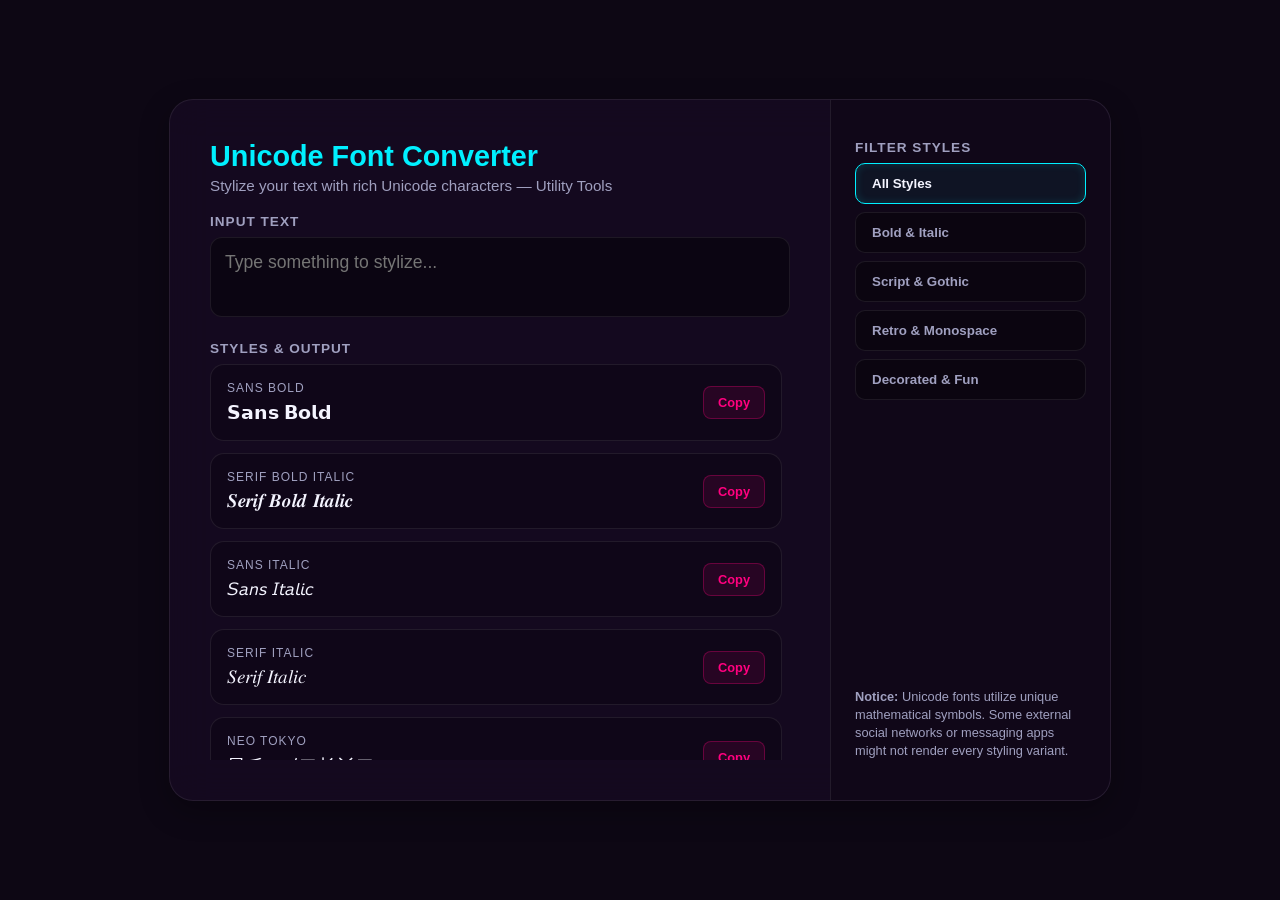
<file: tools/font-converter/index.html>
<!DOCTYPE html>
<html lang="en">
<head>
    <meta charset="UTF-8">
    <meta name="viewport" content="width=device-width, initial-scale=1.0">
    <title>Unicode Font Converter | Utility Tools</title>
    <style>
        :root {
            --background: #0d0714;
            --surface: rgba(26, 12, 38, .65);
            --primary: #ff007f;
            --secondary: #00f0ff;
            --success: #39ff14;
            --text: #f4f4ff;
            --text-secondary: #a0a0c0;
            --border: rgba(255, 255, 255, .08);
            --font: 'Outfit', 'Segoe UI', sans-serif;
        }

        body {
            margin: 0;
            padding: 20px;
            background: var(--background);
            color: var(--text);
            font-family: var(--font);
            height: 100vh;
            display: flex;
            justify-content: center;
            align-items: center;
            overflow: hidden; /* Prevents body from scrolling */
            box-sizing: border-box;
        }

        /* Custom Dark Scrollbar */
        ::-webkit-scrollbar { width: 6px; height: 6px; }
        ::-webkit-scrollbar-track { background: var(--background); }
        ::-webkit-scrollbar-thumb { background: rgba(255,255,255,0.1); border-radius: 10px; }
        ::-webkit-scrollbar-thumb:hover { background: var(--primary); }

        .card {
            width: 100%;
            max-width: 940px;
            height: 85vh;
            max-height: 700px;
            background: var(--surface);
            backdrop-filter: blur(20px);
            border: 1px solid var(--border);
            border-radius: 24px;
            display: grid;
            grid-template-columns: 1fr 280px;
            box-shadow: 0 10px 30px rgba(0,0,0,0.3);
            overflow: hidden; /* Card structure stays fully static */
        }

        .main {
            padding: 40px;
            display: flex;
            flex-direction: column;
            gap: 20px;
            min-height: 0; /* Vital for nested flex scrolling in Chrome */
        }

        .brand-title {
            font-size: 1.8rem;
            font-weight: 700;
            color: var(--secondary);
            margin: 0;
        }

        .brand-subtitle {
            color: var(--text-secondary);
            font-size: 0.95rem;
            margin-top: 4px;
        }

        label {
            display: block;
            margin-bottom: 8px;
            color: var(--text-secondary);
            font-size: 0.85rem;
            text-transform: uppercase;
            letter-spacing: 1px;
            font-weight: bold;
        }

        textarea {
            width: 100%;
            height: 80px;
            padding: 14px;
            background: rgba(0,0,0,0.4);
            border: 1px solid var(--border);
            border-radius: 12px;
            color: var(--text);
            font-family: var(--font);
            font-size: 1.1rem;
            box-sizing: border-box;
            transition: all 0.3s ease;
            resize: none;
        }

        textarea:focus {
            outline: none;
            border-color: var(--primary);
            box-shadow: 0 0 12px rgba(255, 0, 127, 0.3);
        }

        .output-section {
            display: flex;
            flex-direction: column;
            min-height: 0;
            flex: 1;
        }

        /* Font Output List - The ONLY scrollable element */
        .output-container {
            display: flex;
            flex-direction: column;
            gap: 12px;
            overflow-y: auto;
            flex: 1;
            padding-right: 8px;
        }

        .font-row {
            padding: 16px;
            background: rgba(0,0,0,0.2);
            border: 1px solid var(--border);
            border-radius: 14px;
            display: flex;
            justify-content: space-between;
            align-items: center;
            gap: 16px;
            transition: all 0.2s ease;
        }

        .font-row:hover {
            border-color: rgba(255, 0, 127, 0.25);
            background: rgba(255, 0, 127, 0.02);
        }

        .font-info {
            flex: 1;
            min-width: 0;
        }

        .font-name {
            font-size: 0.75rem;
            text-transform: uppercase;
            letter-spacing: 1px;
            color: var(--text-secondary);
            margin-bottom: 6px;
        }

        .font-preview {
            font-size: 1.2rem;
            color: var(--text);
            word-break: break-all;
            white-space: pre-wrap;
        }

        .btn-copy {
            background: rgba(255, 0, 127, 0.1);
            border: 1px solid rgba(255, 0, 127, 0.3);
            color: var(--primary);
            padding: 8px 14px;
            border-radius: 8px;
            cursor: pointer;
            font-weight: bold;
            font-size: 0.8rem;
            transition: all 0.2s ease;
            white-space: nowrap;
        }

        .btn-copy:hover {
            background: var(--primary);
            color: white;
            box-shadow: 0 0 10px var(--primary);
        }

        .btn-copy.copied {
            background: rgba(57, 255, 20, 0.15) !important;
            border-color: var(--success) !important;
            color: var(--success) !important;
            box-shadow: 0 0 10px rgba(57, 255, 20, 0.3) !important;
        }

        /* Sidebar */
        .side {
            background: rgba(0,0,0,0.2);
            border-left: 1px solid var(--border);
            padding: 40px 24px;
            display: flex;
            flex-direction: column;
            justify-content: space-between;
            gap: 20px;
        }

        .filter-list {
            display: flex;
            flex-direction: column;
            gap: 8px;
        }

        .filter-btn {
            padding: 12px 16px;
            border-radius: 10px;
            background: rgba(0,0,0,0.3);
            border: 1px solid var(--border);
            cursor: pointer;
            color: var(--text-secondary);
            font-weight: 600;
            text-align: left;
            transition: all 0.2s ease;
            font-family: var(--font);
        }

        .filter-btn:hover, .filter-btn.active {
            border-color: var(--secondary);
            color: var(--text);
            background: rgba(0, 240, 255, 0.05);
        }

        .filter-btn.active {
            box-shadow: inset 0 0 8px rgba(0, 240, 255, 0.15);
        }

        /* Responsive */
        @media (max-width: 880px) {
            body { height: auto; overflow: auto; }
            .card { grid-template-columns: 1fr; height: auto; max-height: none; }
            .side { border-left: none; border-top: 1px solid var(--border); padding: 30px; }
            .output-container { max-height: 400px; }
        }
    </style>
</head>
<body>

<div class="card">
    <div class="main">
        <div>
            <h1 class="brand-title">Unicode Font Converter</h1>
            <div class="brand-subtitle">Stylize your text with rich Unicode characters — Utility Tools</div>
        </div>

        <div>
            <label for="textInput">Input Text</label>
            <textarea id="textInput" placeholder="Type something to stylize..."></textarea>
        </div>

        <div class="output-section">
            <label>Styles & Output</label>
            <div class="output-container" id="outputList"></div>
        </div>
    </div>

    <div class="side">
        <div>
            <label>Filter Styles</label>
            <div class="filter-list">
                <button class="filter-btn active" data-filter="all">All Styles</button>
                <button class="filter-btn" data-filter="bold">Bold & Italic</button>
                <button class="filter-btn" data-filter="script">Script & Gothic</button>
                <button class="filter-btn" data-filter="retro">Retro & Monospace</button>
                <button class="filter-btn" data-filter="dec">Decorated & Fun</button>
            </div>
        </div>
        <div style="font-size: 0.8rem; color: var(--text-secondary); line-height: 1.4;">
            <strong>Notice:</strong> Unicode fonts utilize unique mathematical symbols. Some external social networks or messaging apps might not render every styling variant.
        </div>
    </div>
</div>

<script>
    /* High-Performance Unicode Mapping Library */
    const alphabet = "abcdefghijklmnopqrstuvwxyzABCDEFGHIJKLMNOPQRSTUVWXYZ0123456789";

    const fontMap = {
        // --- Bold & Italic ---
        "sans-bold": {
            name: "Sans Bold", category: "bold",
            map: "𝗮𝗯𝗰𝗱𝗲𝗳𝗴𝗵𝗶𝗷𝗸𝗹𝗺𝗻𝗼𝗽𝗾𝗿𝘀𝘁𝘂𝘃𝘄𝘅𝘆𝘇𝗔𝗕𝗖𝗗𝗘𝗙𝗚𝗛𝗜𝗝𝗞𝗟𝗠𝗡𝗢𝗣𝗤𝗥𝗦𝗧𝗨𝗩𝗪𝗫𝗬𝗭𝟬𝟭𝟮𝟯𝟰𝟱𝟲𝟳𝟴𝟵"
        },
        "serif-bold-italic": {
            name: "Serif Bold Italic", category: "bold",
            map: "𝒂𝒃𝒄𝒅𝒆𝒇𝒈𝒉𝒊𝒋𝒌𝒍𝒎𝒏𝒐𝒑𝒒𝒓𝒔𝒕𝒖𝒗𝒘𝒙𝒚𝒛𝑨𝑩𝑪𝑫𝑬𝑭𝑮𝑯𝑰𝑱𝑲𝑳𝑴𝑵𝑶𝑷𝑸𝑹𝑺𝑻𝑼𝑽𝑾𝑿𝒀𝒁0123456789"
        },
        "sans-italic": {
            name: "Sans Italic", category: "bold",
            map: "𝘢𝘣𝘤𝘥𝘦𝘧𝘨𝘩𝘪𝘫𝘬𝘭𝘮𝘯𝘰𝘱𝘲𝘳𝘴𝘵𝘶𝘷𝘸𝘹𝘺𝘻𝘈𝘉𝘊𝘋𝘌𝘍𝘎𝘏𝘐𝘑𝘒𝘓𝘔𝘕𝘖𝘗𝘘𝘙𝘚𝘛𝘜𝘝𝘞𝘟𝘠𝘡0123456789"
        },
        "serif-italic": {
            name: "Serif Italic", category: "bold",
            map: "𝑎𝑏𝑐𝑑𝑒𝑓𝑔𝒉𝑖𝑗𝑘𝑙𝑚𝑛𝑜𝑝𝑞𝑟𝑠𝑡𝑢𝑣𝑤𝑥𝑦𝑧𝐴𝐵𝐶𝐷𝐸𝐹𝐺𝐻𝐼𝘑𝐾𝐿𝑀𝑁𝑂𝑃𝑄𝑅𝑆𝑇𝑈𝑉𝑊𝑋𝑌𝑍0123456789"
        },

        // --- Custom Added Fonts & Aesthetics ---
        "neotokyo": {
            name: "Neo Tokyo", category: "retro",
            // Custom Japanese styling provided by user
            map: "ﾑ乃匚刀乇下巴卄工丁长乚爪𠘨口ｱ口尺丂ｲ凵乂山ﾒ丫乙ﾑ乃匚刀乇下巴卄工丁长乚爪𠘨口ｱ口尺丂ｲ凵乂山ﾒ丫乙口工己彐ㄐ丂ちフ日⺹"
        },

        // --- Script & Gothic ---
        "script": {
            name: "Cursive Script", category: "script",
            map: "𝒶𝒷𝒸𝒹𝑒𝒻𝑔𝒽𝒾𝒿𝓀𝓁𝓂𝓃ℴ𝓅𝓆𝓇𝓈𝓉𝓊𝓋𝓌𝓍𝓎𝓏𝒜ℬ𝒞𝒟ℰℱ𝒢ℋℐ𝒥𝒦ℒℳ𝒩𝒪𝒫𝒬ℛ𝒮𝒯𝒰𝒱𝒲𝒳𝒴𝒵0123456789"
        },
        "bold-script": {
            name: "Bold Cursive", category: "script",
            map: "𝓪𝒷𝓬𝓭𝓮𝓯𝓰𝓱𝓲𝓳𝓴𝓵𝓶𝓷𝓸𝓹𝓺𝓻𝓼𝓽𝓾𝓿𝔀𝔁𝔂𝔃𝓐𝓑𝓒𝓓𝓔𝓕𝓖𝓗𝓘𝓙𝓚𝓛𝓜𝓝𝓞𝓟𝓠𝓡𝓢𝓣𝓤𝓥𝓦𝓧𝓨𝓩0123456789"
        },
        "gothic": {
            name: "Gothic Fraktur", category: "script",
            map: "𝔞𝔟𝔠𝔡𝔢𝔣𝔤𝔥𝔦𝔧𝔨𝔩𝔪𝔫𝔬𝔭𝔮𝔯𝔰𝔱𝔲𝔳𝔴𝔵𝔶𝔷𝔄𝔅ℭ𝔇𝔈𝔉𝔊ℌℑ𝔍𝔎𝔏𝔐𝔑𝔒𝔓𝔔ℜ𝔖𝔗𝔘𝔙𝔚𝔛𝔜ℨ0123456789"
        },
        "bold-gothic": {
            name: "Bold Gothic", category: "script",
            map: "𝖇𝖈𝖉𝖖𝖋𝖌𝖍𝖎𝖏𝖐𝖑𝖒𝖓𝖔𝖕𝖖𝖗𝖘𝖙𝖚𝖛𝖜𝖝𝖞𝖟𝕬𝕭𝕮𝕯𝕰𝕱𝕲𝕳𝕴𝕵𝕶𝕷𝕸𝕹𝕺𝕻𝕼𝕽𝕾𝕿𝖀𝖁𝖂𝖃𝖄𝖅0123456789"
        },

        // --- Retro & Monospace ---
        "monospace": {
            name: "Monospace", category: "retro",
            map: "𝚊𝚋𝚌𝚍𝚎𝚏𝚐𝚑𝚒𝚓𝚔𝚕𝚖𝚗𝚘𝚙𝚚𝚛𝚜𝚝𝚞𝚟𝚠𝚡𝚢𝚣𝙰𝙱𝙲𝙳𝙴𝙵𝙶𝙷𝙸𝙹𝙺𝙻𝙼𝙽𝙾𝙿𝚀𝚁𝚂𝚃𝚄𝚅𝚆𝚇𝚈𝚉𝟶𝟷𝟸𝟹𝟺𝟻𝟼𝟽𝟾𝟿"
        },
        "double-struck": {
            name: "Double Struck", category: "retro",
            map: "𝕒𝕓𝕔𝕕𝕖𝕗𝕘𝕙𝕚𝕛𝕜𝕝𝕞𝕟𝕠𝕡𝕢𝕣𝕤𝕥𝕦𝕧𝕨𝕩𝕪𝕫𝔸𝔹ℂ𝔻𝔼𝔽𝔾ℍ𝕀𝕁𝕂𝕃𝕄ℕ𝕆ℙℚℝ𝕊𝕋𝕌𝕍𝕎𝕏𝕐ℤ𝟘𝟙𝟚𝟛𝟜𝟝𝟞𝟟𝟠𝟡"
        },
        "fullwidth": {
            name: "Vaporwave", category: "retro",
            map: "ａｂｃｄｅｆｇｈｉｊｋｌｍｎｏｐｑｒｓｔｕｖｗｘｙｚＡＢＣＤＥＦＧＨＩＪＫＬＭＮＯＰＱＲＳＴＵＶＷＸＹＺ０１２３４５６７８９"
        },

        // --- Decorated & Fun ---
        "bubble": {
            name: "Circle Bubbles", category: "dec",
            map: "ⓐⓑⓒⓓⓔⓕⓖⓗⓘⓙⓚⓛⓜⓝⓞⓟⓠⓡⓢⓣⓤⓥⓦⓧⓨⓩⒶⒷⒸⒹⒺⒻⒼⒽⒾⒿⓀⓁⓂⓃⓄⓅⓆⓇⓈⓉⓊⓋⓌⓍⓎⓏ⓪①②③④⑤⑥⑦⑧⑨"
        },
        "inverted-bubble": {
            name: "Inverted Circles", category: "dec",
            map: "🅐🅑🅒🅓🅔🅕🅖🅗🅘🅙🅚🅛🅜🅝🅞🅟🅠🅡🅢🅣🅤🅥🅦🅧🅨🅩🅐🅑🅒🅓🅔🅕🅖🅗🅘🅙🅚🅛🅜🅝🅞🅟🅠🅡🅢🅣🅤🅥🅦🅧🅨🅩⓿❶❷❸❹❺❻❼❽❾"
        },
        "squared": {
            name: "Square Blocks", category: "dec",
            map: "🄲🄾🄳🄸🄽🄶🄷🅄🄱🄰🄲🄳🄴🄵🄶🄷🄸🄹🄺🄻🄼🄽🄾🄿🅀🅁🅂🅃🅄🅅🅆🅇🅈🅉🄰🄱🄲🄳🄴🄵🄶🄷🄸🄹🄺🄻🄼🄽🄾🄿🅀🅁🅂🅃🅄🅅🅆🅇🅈🅉0123456789"
        },
        "inverted-squared": {
            name: "Inverted Squares", category: "dec",
            map: "🅰🅱🅲🅳🅴🅵🅶🅷🅸🅹🅺🅻🅼🅽🅾🅿🆀🆁🆂🆃🆄🆅🆆🆇🆈🆉🅰🅱🅲🅳🅴🅵🅶🅷🅸🅹🅺🅻🅼🅽🅾🅿🆀🆁🆂🆃🆄🆅🆆🆇🆈🆉0123456789"
        },
        "parenthesized": {
            name: "Parenthesized", category: "dec",
            map: "⒜⒝⒞⒟⒠⒡⒢⒣⒤⒥⒦⒧⒨⒩⒪⒫⒬⒭⒮⒯⒰⒱⒲⒳⒴⒵⒜⒝⒞⒟⒠⒡⒢⒣⒤⒥⒦⒧⒨⒩⒪⒫⒬⒭⒮⒯⒰⒱⒲⒳⒴⒵⑴⑵⑶⑷⑸⑹⑺⑻⑼"
        },
        "superscript": {
            name: "Superscript", category: "retro",
            map: "ᵃᵇᶜᵈᵉᶠᵍʰⁱʲᵏˡᵐⁿᵒᵖ𐞪ʳˢᵗᵘᵛʷˣʸᶻᴬᴮᶜᴰᴱ𝘍ᴳᴴᴵᴶᴷᴸᴹᴺᴼᴾ𐞪ᴿˢᵀᵁᵛᵂˣʸᶻ⁰¹²³⁴⁵⁶⁷⁸⁹"
        },
        "subscript": {
            name: "Subscript", category: "retro",
            map: "ₐ♭꜀ᑯₑբgₕᵢⱼₖₗₘₙₒₚqᵣₛₜᵤᵥwₓy₂ₐ♭꜀ᑯₑբgₕᵢⱼₖₗₘₙₒₚqᵣₛₜᵤᵥwₓy₂₀₁₂₃₄₅₆₇₈₉"
        },
        "runes": {
            name: "Faux Runes", category: "retro",
            map: "ᚨᛒᚲᛞᛖᚠᚷᚻᛁᛃᚴᛚᛗᚾᛟᛈᛩᚱᛊᛏᚢᚡᚹᛪᛦᛉᚨᛒᚲᛞᛖᚠᚷᚻᛁᛃᚴᛚᛗᚾᛟᛈᛩᚱᛊᛏᚢᚡᚹᛪᛦᛉ0123456789"
        },
        "currency": {
            name: "Currency Code", category: "dec",
            map: "₳฿¢₫€ƒg╫ꜟﾌ₭£₥₪ᵒ₱🅩₹$₮凵🅅₩🅧¥🅩₳฿¢₫€ƒg╫ꜟﾌ₭£₥₪ᵒ₱🅩₹$₮凵🅅₩🅧¥🅩0123456789"
        },
        "faux-greek": {
            name: "Faux Greek", category: "retro",
            map: "αβψδεφγηιξκλμνοπχρστυωχγζαβψδεφγηιξκλμνοπχρστυωχγζ0123456789"
        }
    };

    /* Special Modifiers, Decorators */
    const specialTransforms = {
        "smallcaps": {
            name: "Small Caps", category: "retro",
            fn: (str) => {
                const normal = "abcdefghijklmnopqrstuvwxyzABCDEFGHIJKLMNOPQRSTUVWXYZ";
                const caps = "ᴀʙᴄᴅᴇꜰɢʜɪᴊᴋʟᴍɴᴏᴘǫʀsᴛᴜᴠᴡxʏᴢᴀʙᴄᴅᴇꜰɢʜɪᴊᴋʟᴍɴᴏᴘǫʀsᴛᴜᴠᴡxʏᴢ";
                return str.split("").map(c => {
                    const idx = normal.indexOf(c);
                    return idx !== -1 ? caps[idx] : c;
                }).join("");
            }
        },
        "glitch": {
            name: "Cyber Glitch", category: "dec",
            fn: (str) => str.split("").map(char => char + (Math.random() > 0.5 ? "\u0336" : "\u033F")).join("")
        },
        "heavy-void": {
            name: "Heavy Void", category: "dec",
            fn: (str) => str.split("").map(char => char + "\u030d\u0311\u0312\u0313\u033d\u0355\u035b").join("")
        },
        "strike": {
            name: "Strikethrough", category: "dec",
            fn: (str) => str.split("").map(char => char + "\u0336").join("")
        },
        "underline": {
            name: "Underline", category: "dec",
            fn: (str) => str.split("").map(char => char + "\u0332").join("")
        },
        "double-underline": {
            name: "Double Underline", category: "dec",
            fn: (str) => str.split("").map(char => char + "\u0333").join("")
        },
        "overline": {
            name: "Overline", category: "dec",
            fn: (str) => str.split("").map(char => char + "\u0305").join("")
        },
        "sparkle-frame": {
            name: "Sparkle Frame", category: "dec",
            fn: (str) => `✧ ${str || "Sparkle Frame"} ✧`
        },
        "diamond-frame": {
            name: "Diamond Frame", category: "dec",
            fn: (str) => `◈ ${str || "Diamond Frame"} ◈`
        },
        "reversed": {
            name: "Reversed Mirror", category: "retro",
            fn: (str) => {
                const normal = "abcdefghijklmnopqrstuvwxyzABCDEFGHIJKLMNOPQRSTUVWXYZ0123456789";
                const flipped = "ɒdɔbɘᎸgʜiႱʞlmnoqpɿꙅƚυvwxγƹɒdɔbɘᎸgʜiႱʞlmnoqpɿꙅƚυvwxγƹ0123456789";
                return str.split("").map(c => {
                    const idx = normal.indexOf(c);
                    return idx !== -1 ? flipped[idx] : c;
                }).join("");
            }
        },
        "upsidedown": {
            name: "Upside Down", category: "dec",
            fn: (str) => {
                const normal = "abcdefghijklmnopqrstuvwxyzABCDEFGHIJKLMNOPQRSTUVWXYZ0123456789.?!',";
                const flipped = "ɐqɔpǝɟƃɥıɾʞlɯuodbɹsʇnʌʍxʎzⱯᗺƆᗡƎℲ⅁HIſʞ˥WNOԀΌᴚS┴∩ΛMẌ⅄Z0ƖᄅƐㄣϛ9ㄥ86˙¿¡,Ɀ";
                return str.split("").reverse().map(c => {
                    const idx = normal.indexOf(c);
                    return idx !== -1 ? flipped[idx] : c;
                }).join("");
            }
        }
    };

    /* DOM Elements */
    const textInput = document.getElementById('textInput');
    const outputList = document.getElementById('outputList');
    const filterBtns = document.querySelectorAll('.filter-btn');

    let activeFilter = 'all';

    function init() {
        renderFonts();
        
        // Event Listeners
        textInput.addEventListener('input', renderFonts);
        
        filterBtns.forEach(btn => {
            btn.addEventListener('click', () => {
                filterBtns.forEach(b => b.classList.remove('active'));
                btn.classList.add('active');
                activeFilter = btn.dataset.filter;
                renderFonts();
            });
        });
    }

    // Convert standard text with standard Unicode ranges
    function convertText(input, mapString) {
        let result = "";
        const mapArray = Array.from(mapString);
        
        const inputChars = Array.from(input);
        for (let i = 0; i < inputChars.length; i++) {
            const char = inputChars[i];
            const idx = alphabet.indexOf(char);
            
            if (idx !== -1 && mapArray[idx]) {
                result += mapArray[idx];
            } else {
                result += char;
            }
        }
        return result;
    }

    // Render lists on the screen
    function renderFonts() {
        outputList.innerHTML = '';
        const rawText = textInput.value; // Starts as empty

        // 1. Process Standard Maps
        Object.keys(fontMap).forEach(key => {
            const style = fontMap[key];
            if (activeFilter !== 'all' && style.category !== activeFilter) return;

            // If text input is empty, convert the Font's Name itself as a preview
            const textToConvert = rawText !== "" ? rawText : style.name;
            const converted = convertText(textToConvert, style.map);
            createRow(style.name, converted);
        });

        // 2. Process Special Modifiers
        Object.keys(specialTransforms).forEach(key => {
            const style = specialTransforms[key];
            if (activeFilter !== 'all' && style.category !== activeFilter) return;

            // If text input is empty, pass the Font's Name itself as a preview
            const textToConvert = rawText !== "" ? rawText : style.name;
            const converted = style.fn(textToConvert);
            createRow(style.name, converted);
        });
    }

    // Fallback method for older browsers or local file URLs (file:///)
    function fallbackCopy(text, callback) {
        const textArea = document.createElement("textarea");
        textArea.value = text;
        
        // Move the element outside the visible area
        textArea.style.position = "fixed";
        textArea.style.left = "-999999px";
        textArea.style.top = "-999999px";
        document.body.appendChild(textArea);
        
        textArea.focus();
        textArea.select();
        
        try {
            const copied = document.execCommand('copy');
            if (copied) callback();
            else console.error('Fallback copy failed.');
        } catch (err) {
            console.error('Fallback copy failed: ', err);
        }
        
        document.body.removeChild(textArea);
    }

    // Create single rows inside the scrolling view
    function createRow(name, content) {
        const row = document.createElement('div');
        row.className = 'font-row';

        const info = document.createElement('div');
        info.className = 'font-info';

        const nameEl = document.createElement('div');
        nameEl.className = 'font-name';
        nameEl.textContent = name;

        const previewEl = document.createElement('div');
        previewEl.className = 'font-preview';
        previewEl.textContent = content;

        const btn = document.createElement('button');
        btn.className = 'btn-copy';
        btn.textContent = 'Copy';

        btn.addEventListener('click', () => {
            // Hilfsfunktion zum visuellen Feedback
            const triggerSuccess = () => {
                btn.textContent = 'Copied!';
                btn.classList.add('copied');
                
                setTimeout(() => {
                    btn.textContent = 'Copy';
                    btn.classList.remove('copied');
                }, 1200);
            };

            // 1. Modern method (over HTTPS or localhost)
            if (navigator.clipboard && window.isSecureContext) {
                navigator.clipboard.writeText(content).then(triggerSuccess).catch(err => {
                    fallbackCopy(content, triggerSuccess);
                });
            } else {
                // 2. Fallback method (for local file:/// URLs)
                fallbackCopy(content, triggerSuccess);
            }
        });

        info.appendChild(nameEl);
        info.appendChild(previewEl);
        row.appendChild(info);
        row.appendChild(btn);
        
        outputList.appendChild(row);
    }

    // Initialize application
    init();
</script>
</body>
</html>
</file>
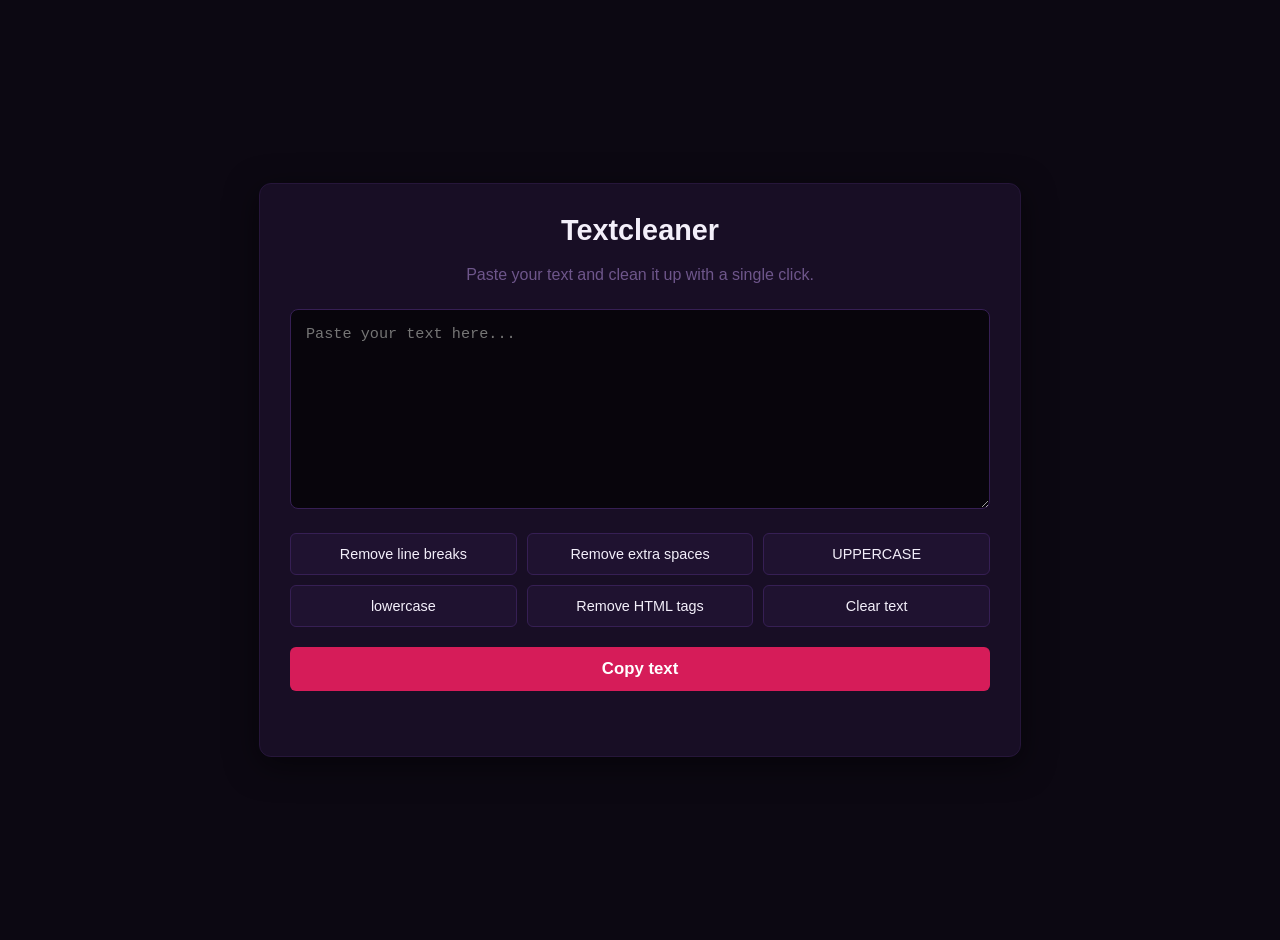
<file: tools/textcleaner/index.html>
<!DOCTYPE html>
<html lang="de">
<head>
    <meta charset="UTF-8">
    <meta name="viewport" content="width=device-width, initial-scale=1.0">
    <title>QuickText Fixer</title>
    <style>
        :root {
            --bg-main: #0c0812;
            --bg-panel: #180e25;
            --border-color: #26163a;
            --text-main: #f3effa;
            --text-muted: #6e568b;
            --accent-pink: #d61c59;
            --accent-hover: #fa2a73;
            --btn-dark: #1f1230;
            --btn-dark-border: #361f54;
        }

        body {
            font-family: 'Segoe UI', Tahoma, Geneva, Verdana, sans-serif;
            background-color: var(--bg-main);
            color: var(--text-main);
            margin: 0;
            padding: 20px;
            display: flex;
            justify-content: center;
            align-items: center;
            min-height: 100vh;
        }

        .container {
            background-color: var(--bg-panel);
            padding: 30px;
            border-radius: 12px;
            border: 1px solid var(--border-color);
            box-shadow: 0 8px 32px rgba(0, 0, 0, 0.5);
            width: 100%;
            max-width: 700px;
        }

        h1 {
            margin-top: 0;
            font-size: 1.8rem;
            text-align: center;
            color: var(--text-main);
        }

        p.subtitle {
            text-align: center;
            color: var(--text-muted);
            margin-bottom: 25px;
        }

        textarea {
            width: 100%;
            height: 200px;
            padding: 15px;
            background-color: #08050c;
            border: 1px solid var(--btn-dark-border);
            border-radius: 8px;
            color: var(--text-main);
            font-family: 'Courier New', Courier, monospace;
            font-size: 0.95rem;
            resize: vertical;
            box-sizing: border-box;
            transition: border-color 0.3s;
        }

        textarea:focus {
            outline: none;
            border-color: var(--accent-pink);
        }

        .button-grid {
            display: grid;
            grid-template-columns: repeat(auto-fit, minmax(170px, 1fr));
            gap: 10px;
            margin-top: 20px;
        }

        button {
            background-color: var(--btn-dark);
            color: var(--text-main);
            border: 1px solid var(--btn-dark-border);
            padding: 12px;
            border-radius: 6px;
            font-size: 0.9rem;
            cursor: pointer;
            transition: all 0.2s;
        }

        button:hover {
            background-color: var(--border-color);
            border-color: var(--text-muted);
        }

        button:active {
            transform: scale(0.98);
        }

        button.action-copy {
            background-color: var(--accent-pink);
            border: none;
            color: white;
            grid-column: 1 / -1;
            margin-top: 10px;
            font-size: 1.05rem;
            font-weight: bold;
        }

        button.action-copy:hover {
            background-color: var(--accent-hover);
            box-shadow: 0 0 12px rgba(214, 28, 89, 0.4);
        }

        .status-msg {
            text-align: center;
            color: var(--accent-pink);
            font-weight: bold;
            margin-top: 15px;
            height: 20px;
            opacity: 0;
            transition: opacity 0.3s;
        }
    </style>
</head>
<body>

<div class="container">
    <h1>Textcleaner</h1>
    <p class="subtitle">Paste your text and clean it up with a single click.</p>

    <textarea id="textInput" placeholder="Paste your text here..."></textarea>

    <div class="button-grid">
        <button onclick="removeLineBreaks()">Remove line breaks</button>
        <button onclick="removeDoubleSpaces()">Remove extra spaces</button>
        <button onclick="toUpperCase()">UPPERCASE</button>
        <button onclick="toLowerCase()">lowercase</button>
        <button onclick="stripHTML()">Remove HTML tags</button>
        <button onclick="clearText()">Clear text</button>
        
        <button class="action-copy" onclick="copyToClipboard()">Copy text</button>
    </div>

    <div id="status" class="status-msg">Copied successfully!</div>
</div>

<script>
    const textarea = document.getElementById('textInput');
    const statusDiv = document.getElementById('status');

    function showStatus(message) {
        statusDiv.innerText = message;
        statusDiv.style.opacity = '1';
        setTimeout(() => {
            statusDiv.style.opacity = '0';
        }, 2000);
    }

    function removeLineBreaks() {
        textarea.value = textarea.value.replace(/\r?\n|\r/g, " ");
        removeDoubleSpaces();
    }

    function removeDoubleSpaces() {
        textarea.value = textarea.value.replace(/\s+/g, " ");
    }

    function toUpperCase() {
        textarea.value = textarea.value.toUpperCase();
    }

    function toLowerCase() {
        textarea.value = textarea.value.toLowerCase();
    }

    function stripHTML() {
        textarea.value = textarea.value.replace(/<\/?[^>]+(>|$)/g, "");
    }

    function clearText() {
        textarea.value = "";
    }

    function copyToClipboard() {
        if (!textarea.value.trim()) {
            showStatus("Nothing to copy!");
            return;
        }
        
        textarea.select();
        textarea.setSelectionRange(0, 99999);

        navigator.clipboard.writeText(textarea.value).then(() => {
            showStatus("Copied to clipboard!");
        }).catch(() => {
            showStatus("Error during copying.");
        });
    }
</script>

</body>
</html>
</file>
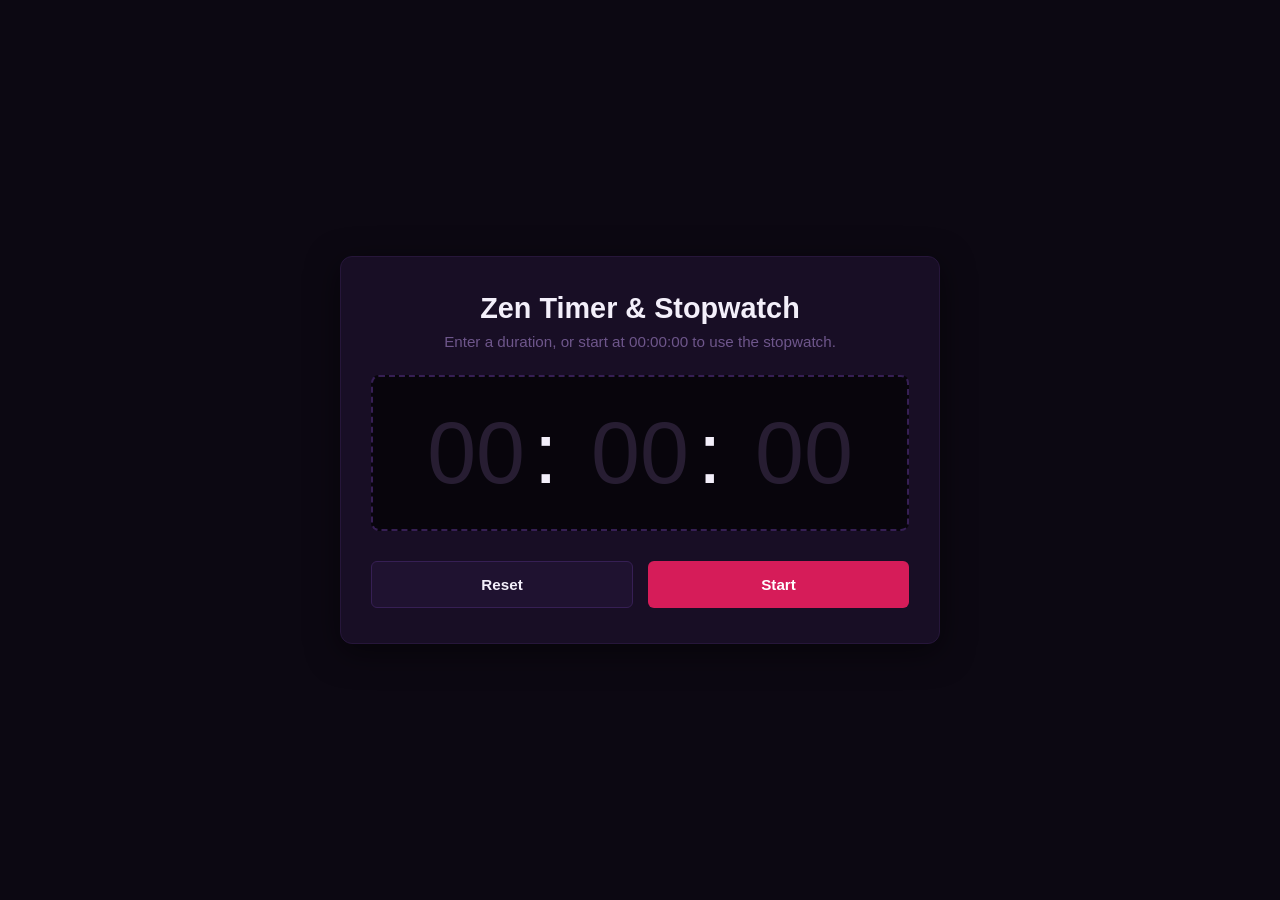
<file: tools/timer/index.html>
<!DOCTYPE html>
<html lang="de">
<head>
    <meta charset="UTF-8">
    <meta name="viewport" content="width=device-width, initial-scale=1.0">
    <title>Zen Timer & Stopwatch</title>
    <style>
        :root {
            --bg-main: #0c0812;
            --bg-panel: #180e25;
            --border-color: #26163a;
            --text-main: #f3effa;
            --text-muted: #6e568b;
            --accent-pink: #d61c59;
            --accent-hover: #fa2a73;
            --btn-dark: #1f1230;
            --btn-dark-border: #361f54;
        }

        * {
            box-sizing: border-box;
            margin: 0;
            padding: 0;
        }

        body {
            background-color: var(--bg-main);
            color: var(--text-main);
            font-family: 'Segoe UI', Tahoma, Geneva, Verdana, sans-serif;
            display: flex;
            justify-content: center;
            align-items: center;
            min-height: 100vh;
            padding: 20px;
        }

        .app {
            width: 100%;
            max-width: 600px;
            background: var(--bg-panel);
            border: 1px solid var(--border-color);
            border-radius: 12px;
            padding: 35px 30px;
            box-shadow: 0 8px 32px rgba(0, 0, 0, 0.5);
            text-align: center;
            user-select: none;
        }

        h2 {
            font-size: 1.8rem;
            margin-bottom: 8px;
        }

        .subtitle {
            color: var(--text-muted);
            margin-bottom: 25px;
            font-size: 0.95rem;
        }

        /* Container for input and display */
        .timer-box {
            font-size: 5.5rem;
            font-weight: 200;
            margin-bottom: 30px;
            color: var(--text-main);
            background: #08050c;
            border: 2px dashed var(--btn-dark-border);
            border-radius: 8px;
            padding: 25px 10px;
            display: flex;
            justify-content: center;
            align-items: center;
            transition: border-color 0.25s, background-color 0.25s;
        }

        .timer-box:hover {
            border-color: var(--border-color);
        }

        /* Input field styling */
        .timer-box input {
            background: transparent;
            border: none;
            color: var(--text-main);
            font-size: 5.5rem;
            font-weight: 200;
            width: 115px;
            text-align: center;
            font-family: inherit;
            outline: none;
        }

        .timer-box input::placeholder {
            color: var(--text-muted);
            opacity: 0.3;
        }

        /* Entfernt Pfeile bei Inputs */
        .timer-box input::-webkit-outer-spin-button,
        .timer-box input::-webkit-inner-spin-button {
            -webkit-appearance: none;
            margin: 0;
        }
        .timer-box input[type=number] {
            -moz-appearance: textfield;
        }

        .time-display {
            font-variant-numeric: tabular-nums;
            letter-spacing: -2px;
            width: 100%;
        }

        /* Buttons */
        .controls {
            display: flex;
            gap: 15px;
            justify-content: center;
        }

        button {
            width: 100%;
            padding: 14px;
            font-size: 0.95rem;
            font-weight: bold;
            border-radius: 6px;
            cursor: pointer;
            transition: all 0.2s ease;
            border: none;
        }

        #startStopBtn {
            background: var(--accent-pink);
            color: white;
        }

        #startStopBtn:hover {
            background: var(--accent-hover);
            box-shadow: 0 0 12px rgba(214, 28, 89, 0.4);
        }

        #resetBtn {
            background: var(--btn-dark);
            color: var(--text-main);
            border: 1px solid var(--btn-dark-border);
        }

        #resetBtn:hover {
            background: var(--border-color);
            border-color: var(--text-muted);
        }

        button:active {
            transform: scale(0.98);
        }

        /* Special state while the timer is running */
        button.running {
            background: #441118 !important;
            border: 1px solid #7f1d1d;
            color: #f87171 !important;
            box-shadow: none !important;
        }

        button.running:hover {
            background: #55161e !important;
            color: #fca5a5 !important;
        }

        /* Edles Pulsieren bei Alarm-Ende */
        @keyframes alarm-pulse {
            0% { border-color: var(--accent-pink); box-shadow: 0 0 10px rgba(214, 28, 89, 0.2); color: var(--text-main); }
            50% { border-color: var(--accent-hover); box-shadow: 0 0 25px rgba(214, 28, 89, 0.5); color: var(--accent-hover); }
            100% { border-color: var(--accent-pink); box-shadow: 0 0 10px rgba(214, 28, 89, 0.2); color: var(--text-main); }
        }

        .timer-box.alarm {
            animation: alarm-pulse 1.5s infinite ease-in-out;
            background: #160714;
            border-style: solid;
        }
    </style>
</head>
<body>

    <div class="app">
        <h2>Zen Timer & Stopwatch</h2>
        <p class="subtitle">Enter a duration, or start at 00:00:00 to use the stopwatch.</p>

        <div class="timer-box" id="timerBox">
            <div id="inputs">
                <input type="number" id="hrs" placeholder="00" min="0" max="99" oninput="if(this.value.length > 2) this.value = this.value.slice(0,2);">:
                <input type="number" id="mins" placeholder="00" min="0" max="59" oninput="if(this.value.length > 2) this.value = this.value.slice(0,2);">:
                <input type="number" id="secs" placeholder="00" min="0" max="59" oninput="if(this.value.length > 2) this.value = this.value.slice(0,2);">
            </div>
            <div id="display" class="time-display" style="display: none;">00:00:00</div>
        </div>
        
        <div class="controls">
            <button id="resetBtn">Reset</button>
            <button id="startStopBtn">Start</button>
        </div>
    </div>

    <script>
        let timerInterval;
        let alarmInterval;

        let totalSeconds = 0;
        let isRunning = false;
        let isPaused = false;
        let stopwatchMode = false;

        let audioCtx = null;

        const startStopBtn = document.getElementById("startStopBtn");
        const resetBtn = document.getElementById("resetBtn");

        const inputsDiv = document.getElementById("inputs");
        const displayDiv = document.getElementById("display");
        const timerBox = document.getElementById("timerBox");

        const hrsInput = document.getElementById("hrs");
        const minsInput = document.getElementById("mins");
        const secsInput = document.getElementById("secs");

        function playZenChime() {
            if (!audioCtx) {
                audioCtx = new (window.AudioContext || window.webkitAudioContext)();
            }

            const now = audioCtx.currentTime;
            const notes = [329.63, 440.0, 493.88, 659.25]; // Harmonischer E-Moll Akkord

            notes.forEach((freq, i) => {
                const osc = audioCtx.createOscillator();
                const gain = audioCtx.createGain();

                osc.type = "sine";
                osc.frequency.value = freq;

                osc.connect(gain);
                gain.connect(audioCtx.destination);

                gain.gain.setValueAtTime(0, now + i * 0.12);
                gain.gain.linearRampToValueAtTime(0.15, now + i * 0.12 + 0.04);
                gain.gain.exponentialRampToValueAtTime(0.0001, now + i * 0.12 + 1.5);

                osc.start(now + i * 0.12);
                osc.stop(now + i * 0.12 + 1.5);
            });
        }

        function startAlarm() {
            timerBox.classList.add("alarm");
            playZenChime();
            alarmInterval = setInterval(playZenChime, 3000);
        }

        function stopAlarm() {
            clearInterval(alarmInterval);
            timerBox.classList.remove("alarm");
        }

        function updateDisplay() {
            const h = Math.floor(totalSeconds / 3600);
            const m = Math.floor((totalSeconds % 3600) / 60);
            const s = totalSeconds % 60;

            displayDiv.textContent =
                `${String(h).padStart(2, "0")}:` +
                `${String(m).padStart(2, "0")}:` +
                `${String(s).padStart(2, "0")}`;
        }

        function startTimer() {
            if (!audioCtx) {
                audioCtx = new (window.AudioContext || window.webkitAudioContext)();
            }

            if (!isPaused) {
                const h = parseInt(hrsInput.value) || 0;
                const m = parseInt(minsInput.value) || 0;
                const s = parseInt(secsInput.value) || 0;

                totalSeconds = h * 3600 + m * 60 + s;
                stopwatchMode = totalSeconds === 0;
            }

            inputsDiv.style.display = "none";
            displayDiv.style.display = "block";

            updateDisplay();

            isRunning = true;
            isPaused = false;

            startStopBtn.textContent = "Pause";
            startStopBtn.classList.add("running");

            timerInterval = setInterval(() => {
                if (stopwatchMode) {
                    totalSeconds++;
                    updateDisplay();
                    return;
                }

                totalSeconds--;
                updateDisplay();

                if (totalSeconds <= 0) {
                    clearInterval(timerInterval);
                    isRunning = false;
                    startStopBtn.style.display = "none";
                    startAlarm();
                }
            }, 1000);
        }

        function pauseTimer() {
            clearInterval(timerInterval);
            isRunning = false;
            isPaused = true;

            startStopBtn.textContent = "Resume";
            startStopBtn.classList.remove("running");
        }

        function resetTimer() {
            clearInterval(timerInterval);
            stopAlarm();

            totalSeconds = 0;
            isRunning = false;
            isPaused = false;
            stopwatchMode = false;

            hrsInput.value = "";
            minsInput.value = "";
            secsInput.value = "";

            inputsDiv.style.display = "block";
            displayDiv.style.display = "none";

            startStopBtn.style.display = "inline-block";
            startStopBtn.textContent = "Start";
            startStopBtn.classList.remove("running");
        }

        startStopBtn.addEventListener("click", () => {
            if (!isRunning) {
                startTimer();
            } else {
                pauseTimer();
            }
        });

        resetBtn.addEventListener("click", resetTimer);
    </script>
</body>
</html>
</file>
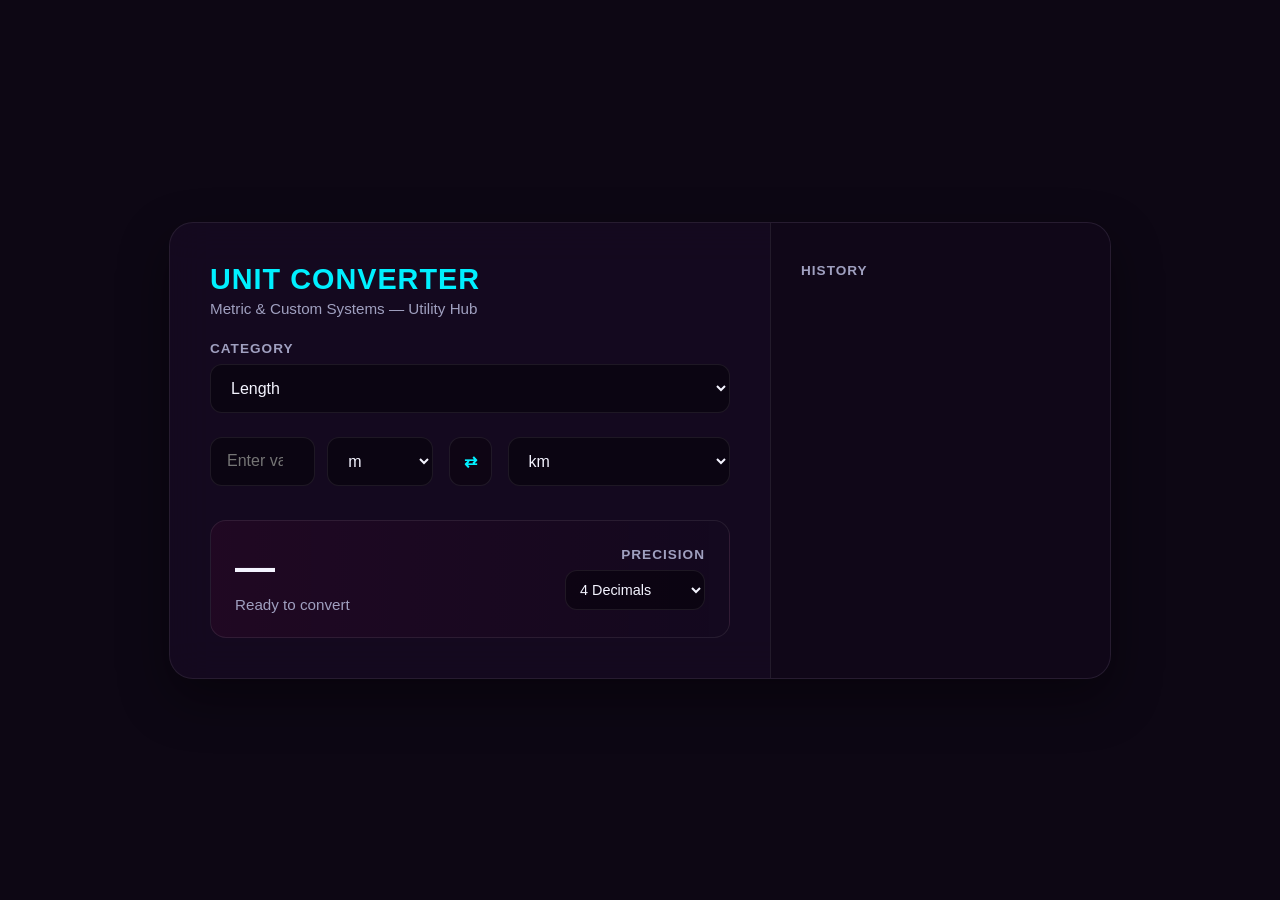
<file: tools/unitconverter/index.html>
<!DOCTYPE html>
<html lang="en">
<head>
    <meta charset="UTF-8">
    <meta name="viewport" content="width=device-width, initial-scale=1.0">
    <title>Unit Converter | Utility Hub</title>
    <style>
        :root {
            --background: #0d0714;
            --surface: rgba(26, 12, 38, .65);
            --primary: #ff007f;
            --secondary: #00f0ff;
            --text: #f4f4ff;
            --text-secondary: #a0a0c0;
            --border: rgba(255, 255, 255, .08);
            --font: 'Outfit', 'Segoe UI', sans-serif;
        }

        /* Force dark mode for native browser controls */
        html {
            color-scheme: dark;
        }

        body {
            margin: 0;
            padding: 20px;
            background: var(--background);
            color: var(--text);
            font-family: var(--font);
            min-height: 100vh;
            display: flex;
            justify-content: center;
            align-items: center;
            box-sizing: border-box;
        }

        /* Globale Custom Dark Scrollbar */
        ::-webkit-scrollbar {
            width: 6px;
            height: 6px;
        }
        ::-webkit-scrollbar-track {
            background: transparent;
        }
        ::-webkit-scrollbar-thumb {
            background: rgba(255, 255, 255, 0.1);
            border-radius: 10px;
        }
        ::-webkit-scrollbar-thumb:hover {
            background: var(--secondary);
        }

        .card {
            width: 100%;
            max-width: 940px;
            background: var(--surface);
            backdrop-filter: blur(20px);
            -webkit-backdrop-filter: blur(20px);
            border: 1px solid var(--border);
            border-radius: 24px;
            display: grid;
            grid-template-columns: 1fr 340px;
            box-shadow: 0 20px 50px rgba(0, 0, 0, 0.4);
            overflow: hidden;
        }

        .main {
            padding: 40px;
            display: flex;
            flex-direction: column;
            gap: 24px;
        }

        .brand-title {
            font-size: 1.8rem;
            font-weight: 700;
            color: var(--secondary);
            margin: 0;
            text-transform: uppercase;
            letter-spacing: 1px;
        }

        .brand-subtitle {
            color: var(--text-secondary);
            font-size: 0.95rem;
            margin-top: 4px;
        }

        label {
            display: block;
            margin-bottom: 8px;
            color: var(--text-secondary);
            font-size: 0.85rem;
            text-transform: uppercase;
            letter-spacing: 1px;
            font-weight: bold;
        }

        input, select {
            width: 100%;
            padding: 14px 16px;
            background: rgba(0, 0, 0, 0.4);
            border: 1px solid var(--border);
            border-radius: 12px;
            color: var(--text);
            font-family: var(--font);
            font-size: 1rem;
            box-sizing: border-box;
            transition: all 0.3s ease;
        }

        /* Cyberpunk styling for dropdown options */
        select option {
            background: #1a0c26;
            color: var(--text);
        }

        input:focus, select:focus {
            outline: none;
            border-color: var(--primary);
            box-shadow: 0 0 12px rgba(255, 0, 127, 0.3);
        }

        .input-area {
            display: flex;
            align-items: center;
            gap: 16px;
        }

        .input-group {
            flex: 1;
            display: flex;
            gap: 12px;
        }

        .btn {
            background: var(--primary);
            color: white;
            border: none;
            padding: 14px 20px;
            border-radius: 12px;
            cursor: pointer;
            font-weight: bold;
            font-size: 1rem;
            transition: all 0.3s ease;
            display: flex;
            align-items: center;
            justify-content: center;
        }

        .btn:hover {
            filter: brightness(1.2);
            box-shadow: 0 0 15px var(--primary);
        }

        .btn.secondary {
            background: rgba(0, 0, 0, 0.3);
            border: 1px solid var(--border);
            color: var(--secondary);
            padding: 14px;
        }

        .btn.secondary:hover {
            border-color: var(--secondary);
            box-shadow: 0 0 12px rgba(0, 240, 255, 0.3);
        }

        .result-box {
            margin-top: 10px;
            padding: 24px;
            background: linear-gradient(90deg, rgba(255, 0, 127, 0.05), transparent);
            border: 1px solid var(--border);
            border-radius: 16px;
            display: flex;
            justify-content: space-between;
            align-items: center;
        }

        .result-value {
            font-size: 2.5rem;
            font-weight: 800;
            color: var(--text);
            transition: opacity 0.15s ease;
            word-break: break-all;
        }

        .result-detail {
            color: var(--text-secondary);
            font-size: 0.95rem;
            margin-top: 6px;
        }

        .side {
            background: rgba(0, 0, 0, 0.2);
            border-left: 1px solid var(--border);
            padding: 40px 30px;
            display: flex;
            flex-direction: column;
            gap: 24px;
        }

        .history-title {
            color: var(--text-secondary);
            font-size: 0.85rem;
            text-transform: uppercase;
            letter-spacing: 1px;
            font-weight: bold;
            margin-bottom: 16px;
        }

        .history-list {
            display: flex;
            flex-direction: column;
            gap: 12px;
            max-height: 400px;
            overflow-y: auto;
            padding-right: 6px;
        }

        .hist-item {
            padding: 14px 16px;
            border-radius: 12px;
            background: rgba(0, 0, 0, 0.25);
            border: 1px solid var(--border);
            color: var(--text);
            font-size: 0.95rem;
            cursor: pointer;
            transition: all 0.2s ease;
            line-height: 1.4;
        }

        .hist-item:hover {
            border-color: var(--secondary);
            background: rgba(0, 240, 255, 0.08);
            transform: translateX(4px);
        }

        @media (max-width: 880px) {
            body { padding: 10px; }
            .card { grid-template-columns: 1fr; }
            .side { border-left: none; border-top: 1px solid var(--border); padding: 30px; }
            .input-area { flex-direction: column; align-items: stretch; }
            .input-group { flex-direction: column; }
        }
    </style>
</head>
<body>
<div class="card">
    <div class="main">
        <div>
            <h1 class="brand-title">Unit Converter</h1>
            <div class="brand-subtitle">Metric & Custom Systems — Utility Hub</div>
        </div>
        <div>
            <label for="category">Category</label>
            <select id="category"></select>
        </div>
        <div class="input-area">
            <div class="input-group">
                <input id="value" type="number" step="any" placeholder="Enter value..." />
                <select id="fromUnit"></select>
            </div>
            
            <button id="swapBtn" class="btn secondary" title="Swap Units">⇄</button>
            
            <div class="input-group">
                <select id="toUnit"></select>
            </div>
        </div>
        <div class="result-box">
            <div>
                <div class="result-value" id="resultValue">—</div>
                <div class="result-detail" id="resultDetail">Ready to convert</div>
            </div>
            <div style="text-align: right; min-width: 140px;">
                <label for="precision">Precision</label>
                <select id="precision" style="padding: 10px; font-size: 0.9rem;">
                    <option value="4" selected>4 Decimals</option>
                    <option value="2">2 Decimals</option>
                    <option value="0">Integer</option>
                </select>
            </div>
        </div>
    </div>

    <div class="side">
        <div>
            <div class="history-title">History</div>
            <div class="history-list" id="history"></div>
        </div>
    </div>
</div>

<script>
    let unitsData = {};

    async function loadUnits() {
        try {
            const response = await fetch('units.json');
            if (!response.ok) throw new Error(`HTTP ${response.status}`);
            unitsData = await response.json();
            console.log("✅ units.json successfully loaded");
            init();
        } catch (err) {
            console.error("Error loading units.json:", err);
            document.querySelector('.main').insertAdjacentHTML('beforeend', `
                <p style="color:#ff007f; text-align:center; margin:20px; padding:15px; background:rgba(255,0,127,0.1); border: 1px solid rgba(255,0,127,0.2); border-radius:12px;">
                    ❌ Could not load units.json.<br>
                    Please ensure the file is in the same directory.
                </p>
            `);
        }
    }

    const categoryEl = document.getElementById('category');
    const fromEl = document.getElementById('fromUnit');
    const toEl = document.getElementById('toUnit');
    const valueEl = document.getElementById('value');
    const swapBtn = document.getElementById('swapBtn');
    const resultValueEl = document.getElementById('resultValue');
    const resultDetailEl = document.getElementById('resultDetail');
    const precisionEl = document.getElementById('precision');
    const historyEl = document.getElementById('history');

    let historyData = [];
    let isRestoring = false;

    function init() {
        categoryEl.innerHTML = '';
        const categories = Object.keys(unitsData);
        
        categories.forEach(k => {
            const opt = document.createElement('option');
            opt.value = k;
            opt.textContent = k;
            categoryEl.appendChild(opt);
        });
        
        if (categories.length > 0) {
            categoryEl.value = categories[0];
            populateUnits(categories[0]);
        }
        
        resultValueEl.textContent = '—';
        resultDetailEl.textContent = 'Ready to convert';
    }

    function populateUnits(cat) {
        fromEl.innerHTML = '';
        toEl.innerHTML = '';
        const currentCategory = unitsData[cat];
        
        if (!currentCategory) return;

        Object.keys(currentCategory).forEach(u => {
            if (u === "special") return;
            const o1 = document.createElement('option');
            o1.value = u;
            o1.textContent = u;
            fromEl.appendChild(o1);
            
            const o2 = o1.cloneNode(true);
            toEl.appendChild(o2);
        });
        
        fromEl.value = fromEl.options[0]?.value || '';
        toEl.value = toEl.options[1]?.value || fromEl.value;
    }

    function tempToK(v, unit) {
        if (unit === "K") return Number(v);
        if (unit === "°C") return Number(v) + 273.15;
        if (unit === "°F") return (Number(v) - 32) * 5/9 + 273.15;
        return Number(v);
    }
    
    function kToTemp(k, unit) {
        if (unit === "K") return k;
        if (unit === "°C") return k - 273.15;
        if (unit === "°F") return (k - 273.15) * 9/5 + 32;
        return k;
    }

    function convert(cat, from, to, val) {
        const currentCategory = unitsData[cat];
        if (currentCategory.special) {
            const kelvin = tempToK(val, from);
            return kToTemp(kelvin, to);
        } else {
            const fromFactor = currentCategory[from];
            const toFactor = currentCategory[to];
            return Number(val) * fromFactor / toFactor;
        }
    }

    function showResult(rawVal, val, from, to) {
        const prec = Number(precisionEl.value);
        const formatted = Number(rawVal).toLocaleString('en-US', { maximumFractionDigits: prec });
        
        resultValueEl.style.opacity = '0';
        setTimeout(() => {
            resultValueEl.textContent = formatted;
            resultValueEl.style.opacity = '1';
        }, 50);
        
        resultDetailEl.textContent = `${val} ${from} → ${to}`;
        return formatted;
    }

    function doConvert(skipHistory = false) {
        const cat = categoryEl.value;
        const from = fromEl.value;
        const to = toEl.value;
        
        let val = valueEl.value.trim() === "" ? 1 : Number(valueEl.value);
        
        if (isNaN(val)) {
            resultValueEl.textContent = '—';
            resultDetailEl.textContent = 'Ready to convert';
            return;
        }
        
        const rawResult = convert(cat, from, to, val);
        const displayVal = (val === 1 && valueEl.value.trim() === "") ? "1" : val;
        const formattedStr = showResult(rawResult, displayVal, from, to);
        
        if (!skipHistory && !isRestoring && valueEl.value.trim() !== "") {
            pushHistory({ cat, from, to, input: displayVal, output: formattedStr });
        }
    }

    function pushHistory(item) {
        if (historyData.length > 0 &&
            historyData[0].cat === item.cat &&
            historyData[0].from === item.from &&
            historyData[0].to === item.to &&
            historyData[0].input === item.input) return;

        historyData.unshift(item);
        if (historyData.length > 8) historyData.pop();
        renderHistory();
    }

    function renderHistory() {
        historyEl.innerHTML = '';
        historyData.forEach((h) => {
            const d = document.createElement('div');
            d.className = 'hist-item';
            d.innerHTML = `
                <strong>${h.input} ${h.from}</strong><br>
                <span style="color:var(--secondary)">→ ${h.output} ${h.to}</span>
            `;
            d.title = `${h.cat} • Click to restore`;
            
            d.addEventListener('click', () => {
                isRestoring = true;
                categoryEl.value = h.cat;
                populateUnits(h.cat);
                fromEl.value = h.from;
                toEl.value = h.to;
                valueEl.value = h.input;
                doConvert(true);
                isRestoring = false;
            });
            historyEl.appendChild(d);
        });
    }

    // Event Listeners
    swapBtn.addEventListener('click', () => {
        const temp = fromEl.value;
        fromEl.value = toEl.value;
        toEl.value = temp;
        doConvert(false);
    });

    categoryEl.addEventListener('change', () => {
        populateUnits(categoryEl.value);
        doConvert(true);
    });
    
    precisionEl.addEventListener('change', () => doConvert(true));
    valueEl.addEventListener('input', () => doConvert(true));
    fromEl.addEventListener('change', () => doConvert(false));
    toEl.addEventListener('change', () => doConvert(false));

    // Start
    loadUnits();
</script>
</body>
</html>
</file>
